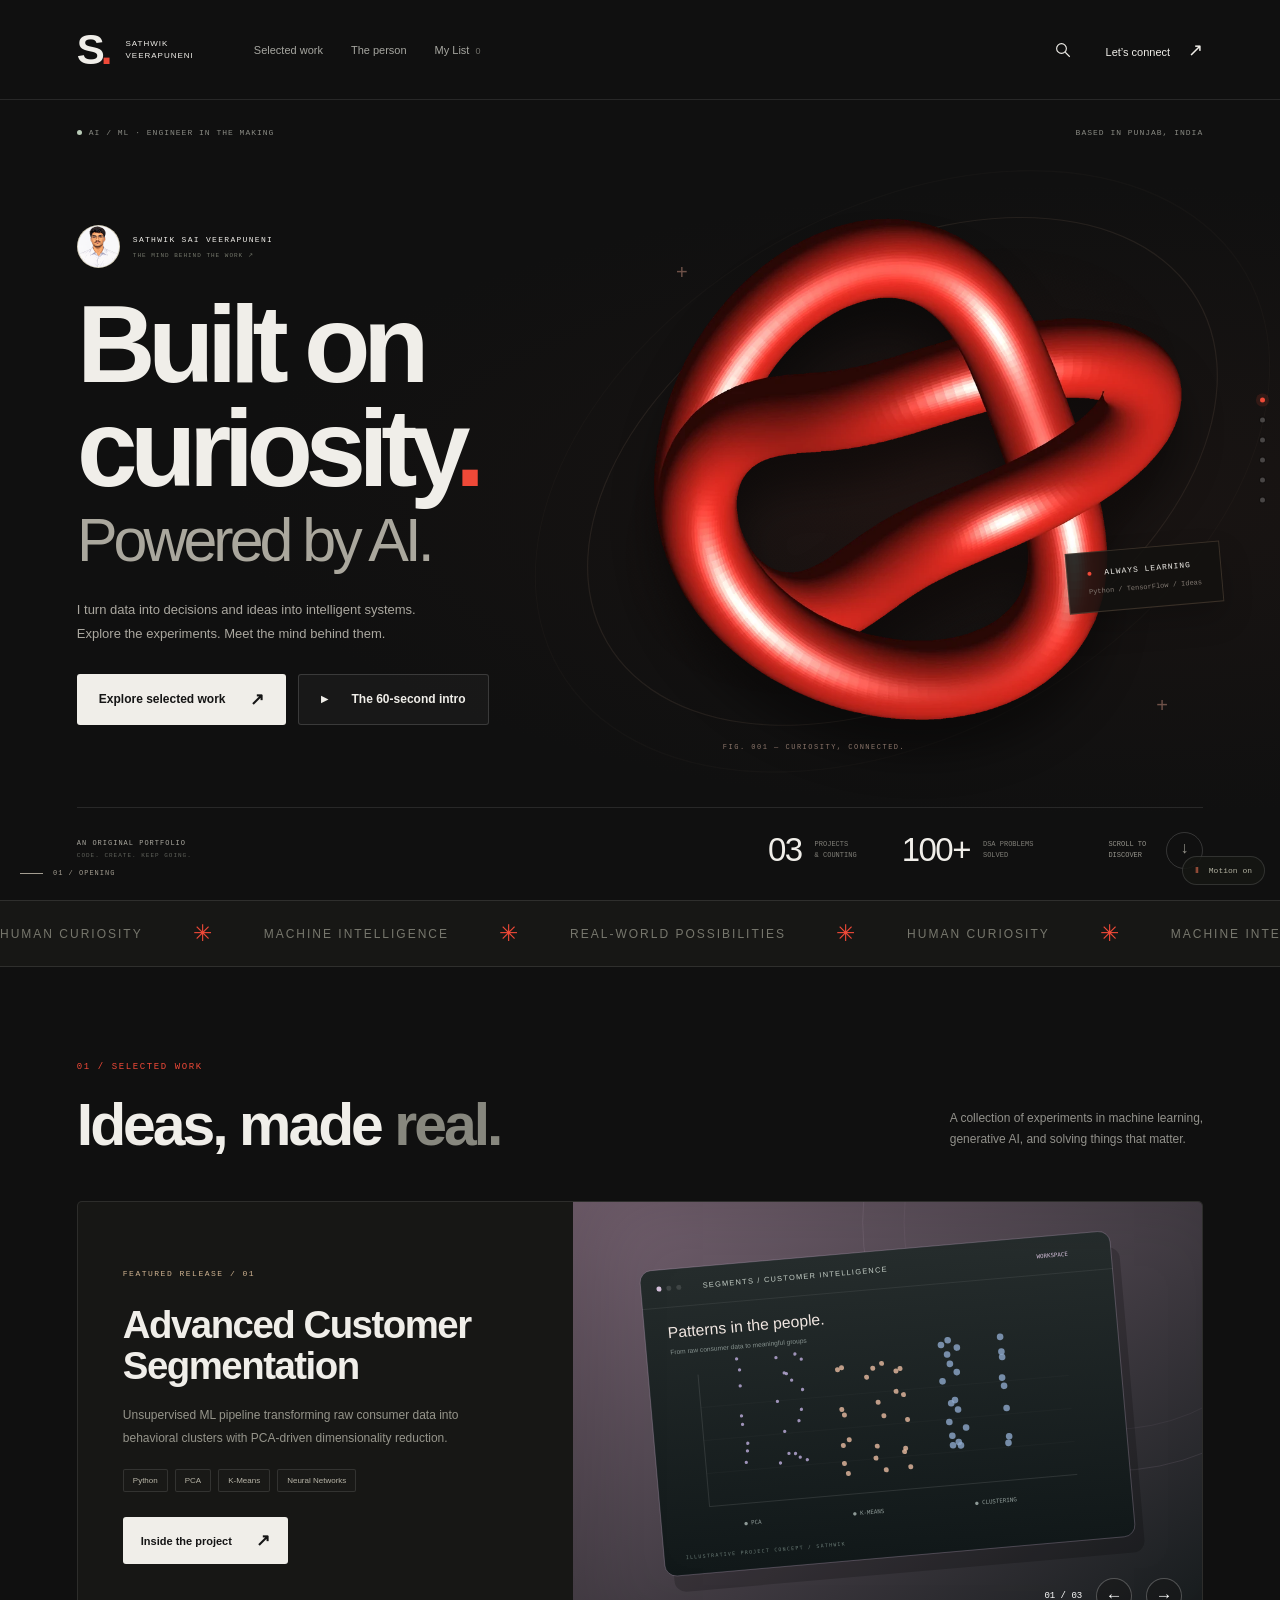
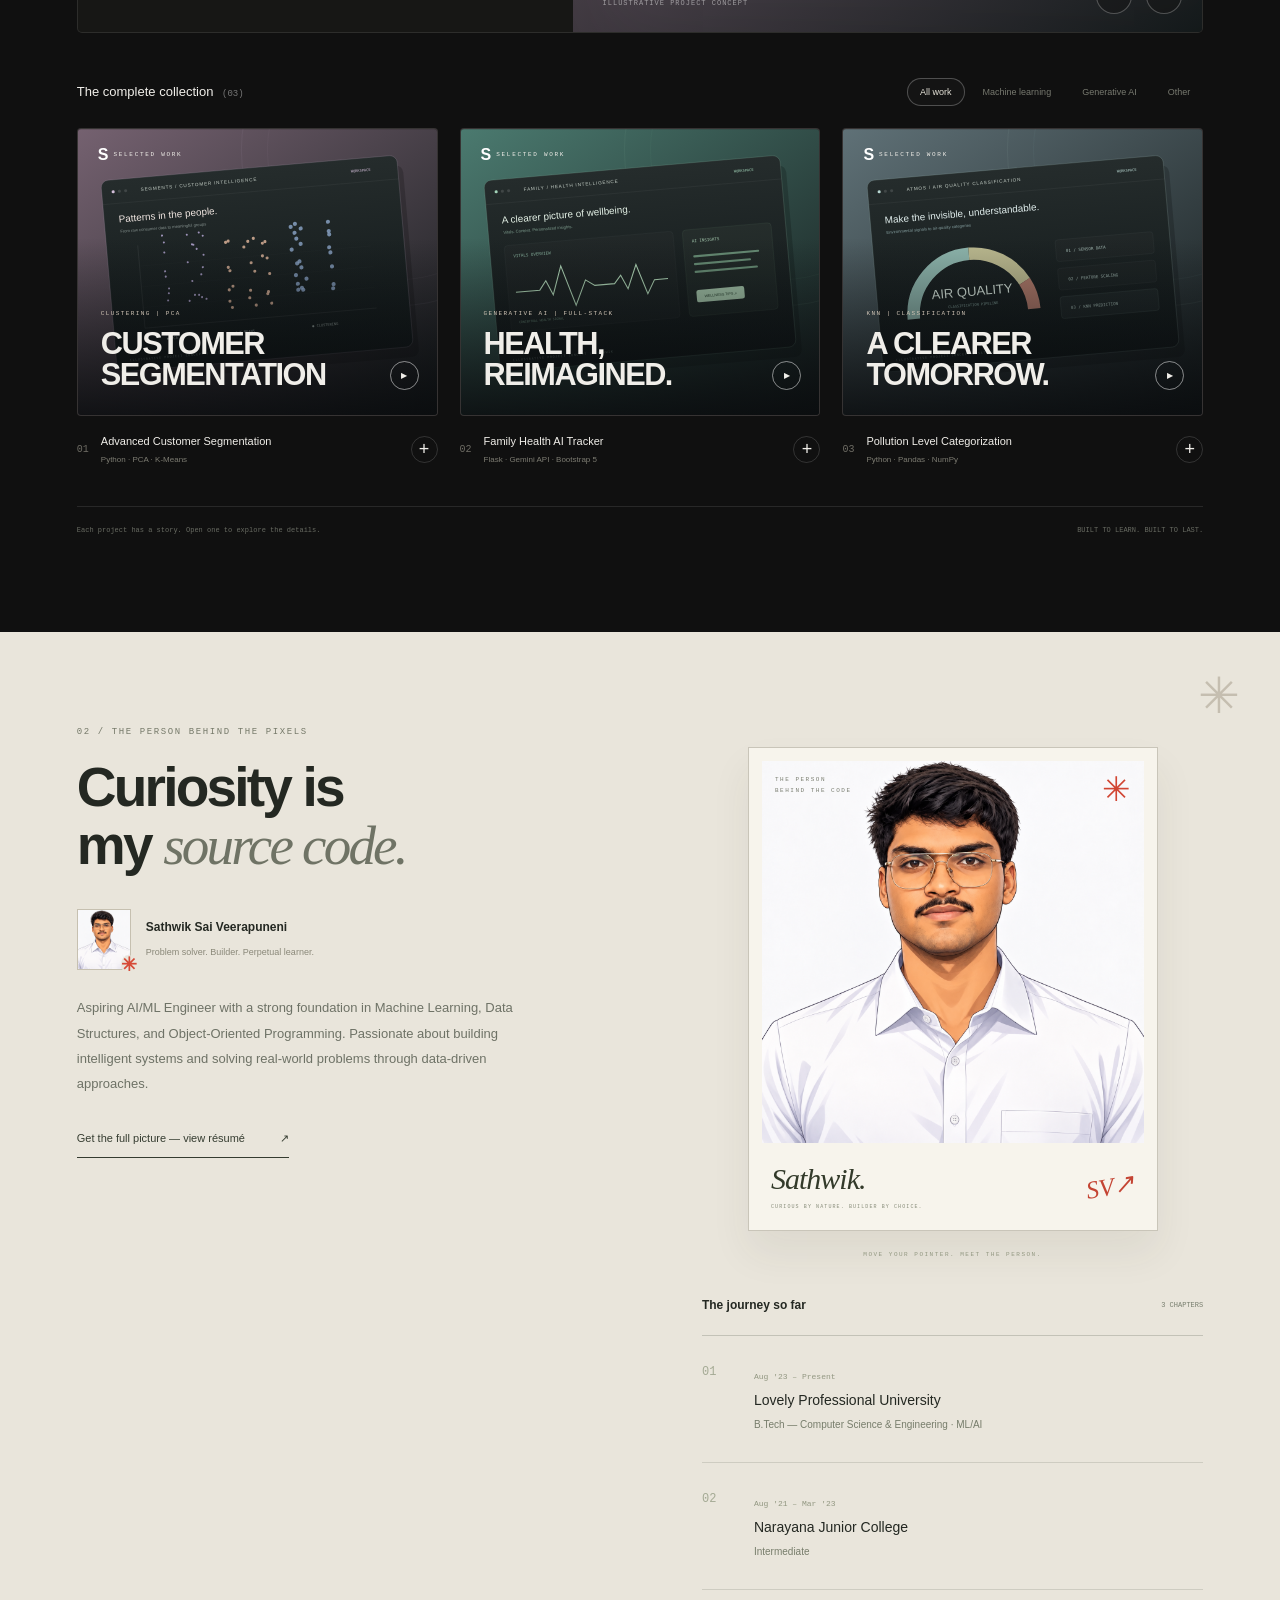
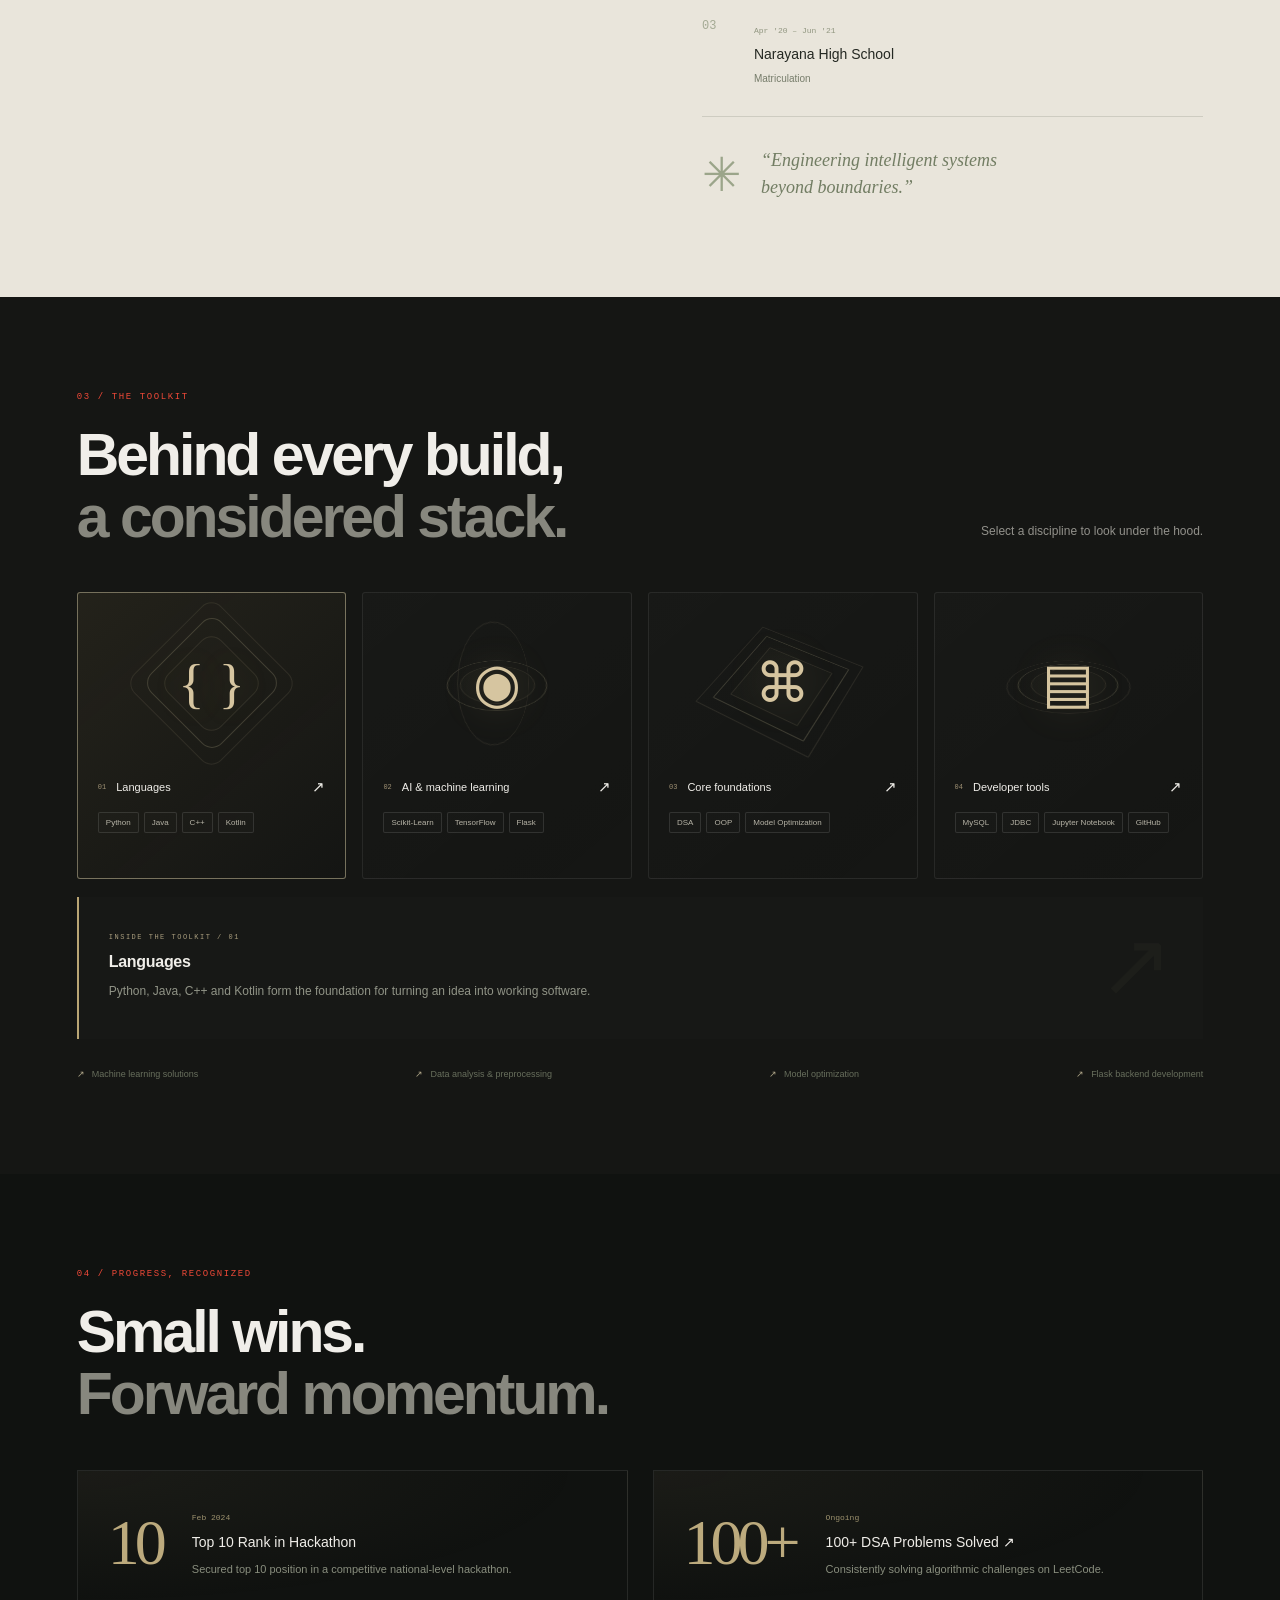
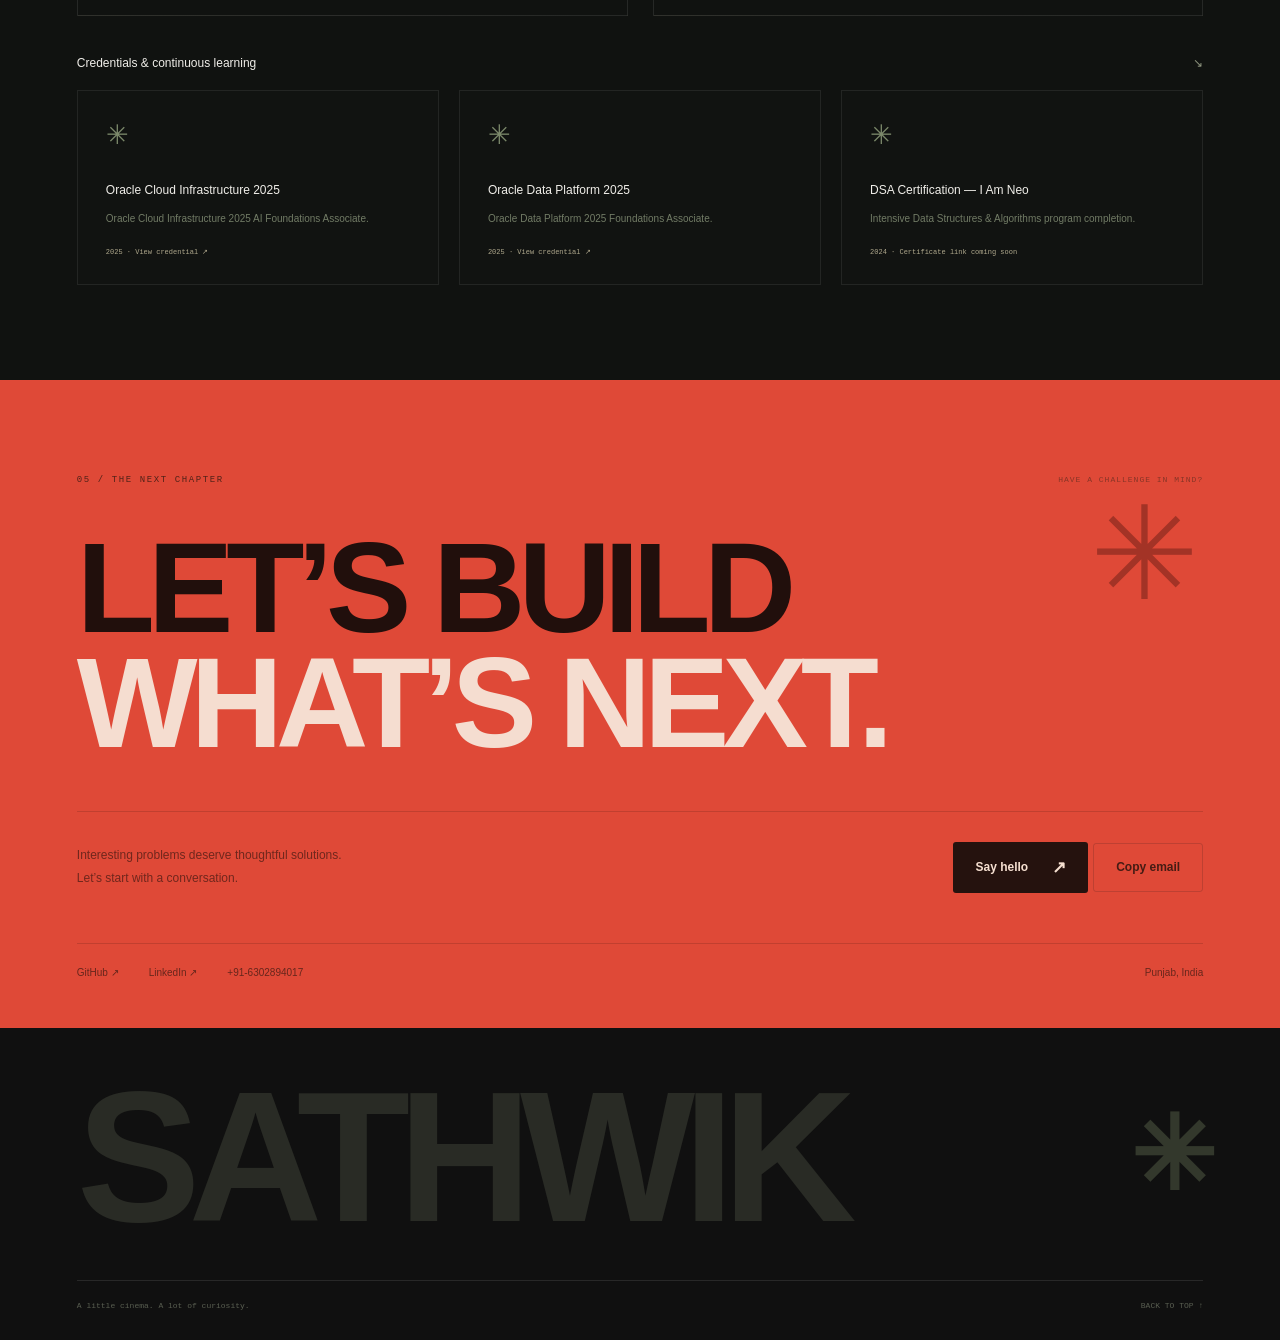
<file: index.html>
<!doctype html>
<html lang="en">
  <head>
    <meta charset="UTF-8" /><meta
      name="viewport"
      content="width=device-width,initial-scale=1"
    /><meta name="theme-color" content="#101010" />
    <meta
      name="description"
      content="Sathwik Sai Veerapuneni — aspiring AI/ML engineer. Explore machine learning projects, intelligent applications, and the curiosity behind the code."
    />
    <title>Sathwik — Curiosity, Engineered.</title>
    <link rel="icon" href="assets/favicon.svg" type="image/svg+xml" /><link
      rel="stylesheet"
      href="style.css"
    />
    <script src="data.js" defer></script
    ><script src="content.js" defer></script>
    <script src="script.js" defer></script>
    <script src="motion.js" defer></script>
  </head>
  <body>
    <a class="skip" href="#projects">Skip to projects</a>
    <div class="entrance" aria-hidden="true"
      ><div class="entrance-top"></div><div class="entrance-bottom"></div
      ><div class="entrance-title"
        ><span data-content="profile.shortName" class="uppercase">SATHWIK</span
        ><small>A MIND IN MOTION.</small></div
      ><i></i
    ></div>
    <div class="reading-progress" aria-hidden="true"><span></span></div>
    <!-- 01. NAVIGATION — content is in data.js -->
    <header>
      <a class="wordmark" href="#home" aria-label="Sathwik home"
        >S<span class="brand-dot">.</span
        ><small
          ><span data-content="profile.shortName">SATHWIK</span><br /><span
            data-content="profile.surname"
            >VEERAPUNENI</span
          ></small
        ></a
      >
      <nav aria-label="Main navigation"
        ><a href="#projects">Selected work</a><a href="#story">The person</a
        ><button id="list-nav">My List <span id="list-count">0</span></button></nav
      >
      <div class="nav-tools"
        ><button class="icon-button" id="search-open" aria-label="Search portfolio"
          ><svg viewBox="0 0 24 24">
            <circle cx="10" cy="10" r="6.5" />
            <path d="m15 15 6 6" /></svg></button
        ><a class="contact-nav" href="#contact">Let’s connect <span>↗</span></a></div
      >
    </header>
    <main>
      <!-- 02. OPENING / HERO — content is in data.js -->
      <section class="hero" id="home" data-chapter="01 / OPENING">
        <div class="hero-topline"
          ><span
            ><i></i>
            <span data-content="page.heroStatus"
              >AI / ML · ENGINEER IN THE MAKING</span
            ></span
          ><span id="hero-location">BASED IN PUNJAB, INDIA</span></div
        >
        <div class="hero-art" aria-hidden="true"
          ><div class="art-halo"></div
          ><div class="sculpture-wrap"
            ><picture
              ><source srcset="assets/sculpture.webp" type="image/webp" /><img
                class="sculpture"
                src="assets/sculpture.png"
                alt=""
                width="760"
                height="720"
                fetchpriority="high" /></picture></div
          ><div class="art-cross cross-one">+</div
          ><div class="art-cross cross-two">+</div
          ><span class="art-coordinate">FIG. 001 — CURIOSITY, CONNECTED.</span
          ><div class="art-tag"
            ><i></i> ALWAYS LEARNING<span>Python / TensorFlow / Ideas</span></div
          ></div
        >
        <div class="hero-copy"
          ><a href="#story" class="hero-person" aria-label="Meet Sathwik"
            ><picture
              ><source
                data-portrait-webp
                srcset="assets/sathwik.webp"
                type="image/webp" /><img
                data-portrait-png
                src="assets/sathwik.png"
                alt=""
                width="48"
                height="48"
                decoding="async" /></picture
            ><span
              ><span data-content="profile.name" class="uppercase"
                >SATHWIK SAI VEERAPUNENI</span
              ><small>THE MIND BEHIND THE WORK ↗</small></span
            ></a
          ><h1
            ><span class="headline-line"
              ><span data-content="page.headlineStart">Built on</span></span
            ><span class="headline-line"
              ><span
                ><span data-content="page.headlineMain">curiosity</span
                ><span class="red">.</span></span
              ></span
            ><span class="headline-line hero-final"
              ><em data-content="page.headlineAccent">Powered by AI.</em></span
            ></h1
          ><p
            class="hero-description preserve-lines"
            data-content="page.heroDescription"
            >I turn data into decisions and ideas into intelligent systems.<br />Explore
            the experiments. Meet the mind behind them.</p
          ><div class="actions"
            ><a class="button primary" href="#projects"
              >Explore selected work <span>↗</span></a
            ><button class="button secondary" id="intro-open"
              ><span class="play-icon">▶</span> The 60-second intro</button
            ></div
          ></div
        >
        <div class="hero-bottom"
          ><span class="hero-edition"
            >AN ORIGINAL PORTFOLIO<br /><b>CODE. CREATE. KEEP GOING.</b></span
          ><div class="hero-stat"
            ><strong id="hero-count">03</strong
            ><span>PROJECTS<br />& COUNTING</span></div
          ><div class="hero-stat"
            ><strong data-content="page.dsaCount">100+</strong
            ><span>DSA PROBLEMS<br />SOLVED</span></div
          ><a href="#projects" class="scroll-cue"
            ><span>SCROLL TO<br />DISCOVER</span><i>↓</i></a
          ></div
        >
      </section>
      <div class="ticker" aria-hidden="true"
        ><div
          >HUMAN CURIOSITY <span>✳</span> MACHINE INTELLIGENCE
          <span>✳</span> REAL-WORLD POSSIBILITIES <span>✳</span> HUMAN CURIOSITY
          <span>✳</span> MACHINE INTELLIGENCE <span>✳</span> REAL-WORLD POSSIBILITIES
          <span>✳</span></div
        ></div
      >
      <!-- 03. PROJECT COLLECTION — content is in data.js -->
      <section class="catalog" id="projects" data-chapter="02 / SELECTED WORK"
        ><div class="section-heading"
          ><div
            ><p class="eyebrow small">01 / SELECTED WORK</p
            ><h2>Ideas, made <em>real.</em></h2></div
          ><p class="section-aside"
            >A collection of experiments in machine learning,<br />generative AI, and
            solving things that matter.</p
          ></div
        >
        <div class="feature-stage" id="feature-stage"></div>
        <div class="collection-heading"
          ><h3>The complete collection <span id="collection-count"></span></h3
          ><div class="filters" role="group" aria-label="Filter projects"
            ><button class="selected" data-filter="all" aria-pressed="true"
              >All work</button
            ><button data-filter="ml" aria-pressed="false">Machine learning</button
            ><button data-filter="ai" aria-pressed="false">Generative AI</button
            ><button data-filter="other" aria-pressed="false">Other</button></div
          ></div
        >
        <div class="project-grid" id="project-grid"></div
        ><p class="empty" id="project-empty" hidden
          >No projects in this category yet. Explore the complete collection.</p
        >
        <div class="gallery-footer"
          ><span>Each project has a story. Open one to explore the details.</span
          ><span>BUILT TO LEARN. BUILT TO LAST.</span></div
        >
      </section>
      <section id="saved" class="catalog saved-section" hidden
        ><div class="section-heading"
          ><h2>Your shortlist.</h2
          ><button class="text-button" id="close-list">Close collection ×</button></div
        ><div id="saved-grid" class="project-grid"></div
        ><p id="saved-empty" class="empty"
          >Keep the projects that interest you. Use + on any card to save it here.</p
        ></section
      >
      <!-- 04. ABOUT YOU + EDUCATION — content is in data.js -->
      <section class="story section-pad" id="story" data-chapter="03 / YOUR STORY"
        ><div class="story-title"
          ><p class="eyebrow small">02 / THE PERSON BEHIND THE PIXELS</p
          ><h2>Curiosity is<br />my <em>source code.</em></h2
          ><div class="identity-card"
            ><div class="identity-avatar"
              ><picture
                ><source
                  data-portrait-webp
                  srcset="assets/sathwik.webp"
                  type="image/webp" /><img
                  data-portrait-png
                  src="assets/sathwik.png"
                  alt=""
                  width="54"
                  height="61"
                  loading="lazy"
                  decoding="async" /></picture
              ><span>✳</span></div
            ><div
              ><strong data-content="profile.name">Sathwik Sai Veerapuneni</strong
              ><small data-content="page.identityTagline"
                >Problem solver. Builder. Perpetual learner.</small
              ></div
            ></div
          ><p data-content="page.biography"
            >Aspiring AI/ML Engineer with a strong foundation in Machine Learning, Data
            Structures, and Object-Oriented Programming. Passionate about building
            intelligent systems and solving real-world problems through data-driven
            approaches.</p
          ><a class="text-link" id="resume" target="_blank" rel="noopener"
            >Get the full picture — view résumé <span>↗</span></a
          ></div
        ><div class="episodes"
          ><div class="portrait-stage"
            ><figure class="portrait-card" aria-labelledby="portrait-caption"
              ><div class="portrait-frame"
                ><picture
                  ><source
                    data-portrait-webp
                    srcset="assets/sathwik.webp"
                    type="image/webp" /><img
                    data-portrait-png
                    src="assets/sathwik.png"
                    alt="Illustrated portrait of Sathwik Sai Veerapuneni"
                    width="1254"
                    height="1254"
                    loading="lazy"
                    decoding="async" /></picture
                ><span class="portrait-corner portrait-corner-top" aria-hidden="true"
                  >✳</span
                ><span class="portrait-edition" aria-hidden="true"
                  >THE PERSON<br />BEHIND THE CODE</span
                ><div class="portrait-light" aria-hidden="true"></div></div
              ><figcaption id="portrait-caption"
                ><div
                  ><strong
                    ><span data-content="profile.shortName">Sathwik</span>.</strong
                  ><span>CURIOUS BY NATURE. BUILDER BY CHOICE.</span></div
                ><span class="portrait-sign" aria-hidden="true"
                  ><span data-content="profile.initials">SV</span>↗</span
                ></figcaption
              ></figure
            ></div
          ><p class="portrait-hint">MOVE YOUR POINTER. MEET THE PERSON.</p
          ><div class="episode-heading"
            ><h3>The journey so far</h3
            ><span id="education-count">3 CHAPTERS</span></div
          ><div id="education"></div
          ><div class="story-note"
            ><span>✳</span
            ><p
              >“<span class="preserve-lines" data-content="page.quote"
                >Engineering intelligent systems<br />beyond boundaries.</span
              >”</p
            ></div
          ></div
        ></section
      >
      <!-- 05. SKILLS — content is in data.js -->
      <section
        class="section-pad stack-section"
        id="expertise"
        data-chapter="04 / EXPERTISE"
        ><div class="section-heading"
          ><div
            ><p class="eyebrow small">03 / THE TOOLKIT</p
            ><h2>Behind every build,<br /><em>a considered stack.</em></h2></div
          ><p class="section-aside">Select a discipline to look under the hood.</p></div
        ><div class="stack" id="skills"></div
        ><div class="stack-detail" id="stack-detail" aria-live="polite"></div
        ><div class="services" id="services"
          ><span>Machine learning solutions</span
          ><span>Data analysis & preprocessing</span><span>Model optimization</span
          ><span>Flask backend development</span></div
        ></section
      >
      <!-- 06. ACHIEVEMENTS + CERTIFICATIONS — content is in data.js -->
      <section
        class="section-pad recognition"
        id="recognition"
        data-chapter="05 / RECOGNITION"
        ><div class="section-heading"
          ><div
            ><p class="eyebrow small">04 / PROGRESS, RECOGNIZED</p
            ><h2>Small wins.<br /><em>Forward momentum.</em></h2></div
          ></div
        ><div id="achievements" class="achievement-grid"></div
        ><h3 class="credential-title"
          >Credentials & continuous learning <span>↘</span></h3
        ><div id="certifications" class="cert-grid"></div
      ></section>
      <!-- 07. CONTACT — content is in data.js -->
      <section id="contact" data-chapter="06 / CONTACT" class="section-pad contact"
        ><div class="contact-top"
          ><p class="eyebrow small">05 / THE NEXT CHAPTER</p
          ><span>HAVE A CHALLENGE IN MIND?</span></div
        ><h2
          >LET’S BUILD<br /><em>WHAT’S NEXT.</em
          ><span class="contact-star" aria-hidden="true">✳</span></h2
        ><div class="contact-bottom"
          ><p
            >Interesting problems deserve thoughtful solutions.<br />Let’s start with a
            conversation.</p
          ><div
            ><a id="email" class="button primary">Say hello <span>↗</span></a
            ><button id="copy-email" class="button secondary">Copy email</button></div
          ></div
        ><div class="socials" id="socials"></div
      ></section>
    </main>
    <aside class="chapter-nav" aria-label="Page chapters"
      ><a href="#home" class="current" aria-label="Opening"><span>Opening</span></a
      ><a href="#projects" aria-label="Projects"><span>Projects</span></a
      ><a href="#story" aria-label="My story"><span>My story</span></a
      ><a href="#expertise" aria-label="Expertise"><span>Expertise</span></a
      ><a href="#recognition" aria-label="Recognition"><span>Recognition</span></a
      ><a href="#contact" aria-label="Contact"><span>Contact</span></a></aside
    >
    <div class="chapter-status" aria-hidden="true"
      ><span class="chapter-status-line"></span
      ><span id="chapter-label">01 / OPENING</span></div
    >
    <button
      id="motion-toggle"
      class="motion-toggle"
      aria-pressed="false"
      aria-label="Pause decorative motion"
      ><span>Ⅱ</span> Motion on</button
    >
    <footer
      ><a href="#home" class="footer-brand"
        ><span data-content="profile.shortName" class="footer-name">SATHWIK</span
        ><span>✳</span></a
      ><div
        ><span>A little cinema. A lot of curiosity.</span
        ><a href="#home">BACK TO TOP ↑</a></div
      ></footer
    ><div id="toast" role="status"></div>
    <!-- 08. DIALOGS — content is in data.js -->
    <dialog id="project-dialog" aria-labelledby="detail-title"
      ><button class="dialog-close" aria-label="Close project">×</button
      ><div id="detail"></div
    ></dialog>
    <dialog id="intro-dialog" aria-labelledby="intro-title"
      ><button class="dialog-close" aria-label="Close introduction">×</button
      ><div class="intro-content"
        ><picture class="intro-portrait"
          ><source
            data-portrait-webp
            srcset="assets/sathwik.webp"
            type="image/webp" /><img
            data-portrait-png
            src="assets/sathwik.png"
            alt="Sathwik Sai Veerapuneni"
            width="84"
            height="84"
            loading="lazy"
            decoding="async" /></picture
        ><p class="eyebrow small">THE QUICK INTRO / ABOUT 60 SECONDS</p
        ><h2 id="intro-title">Meet the mind<br />behind the models.</h2
        ><p class="intro-bio" data-content="page.introBiography"
          >I’m Sathwik, a Computer Science & Engineering student specializing in ML/AI
          at Lovely Professional University. I enjoy turning complex data into
          practical, intelligent applications.</p
        ><div class="intro-facts"
          ><div
            ><strong data-content="page.coreFocus">AI / ML</strong
            ><span>CORE FOCUS</span></div
          ><div
            ><strong data-content="page.dsaCount">100+</strong
            ><span>DSA PROBLEMS SOLVED</span></div
          ></div
        ><h3>Start with the work</h3><div id="intro-projects"></div
        ><div class="actions"
          ><a id="intro-resume" class="button primary" target="_blank" rel="noopener"
            >View résumé ↗</a
          ><a href="#contact" id="intro-contact" class="button secondary"
            >Let’s connect ↗</a
          ></div
        ></div
      ></dialog
    >
    <dialog id="search-dialog" aria-labelledby="search-title"
      ><div class="search-heading"
        ><h2 id="search-title">What sparks your curiosity?</h2
        ><button class="dialog-close" aria-label="Close search">×</button></div
      ><label class="sr-only" for="search-input"
        >Search projects, skills and sections</label
      ><input
        id="search-input"
        type="search"
        placeholder="Try Python, health, education…"
        autocomplete="off"
      /><div id="search-results"></div
      ><p class="muted search-hint"
        >Projects, skills, and the person behind the work.</p
      ></dialog
    >
    <noscript
      ><p class="noscript-note"
        >For project interactions, enable JavaScript. You can still reach Sathwik at
        <a href="mailto:veerapunenisathwik@gmail.com">veerapunenisathwik@gmail.com</a
        >.</p
      ></noscript
    >
  </body></html
>
</file>
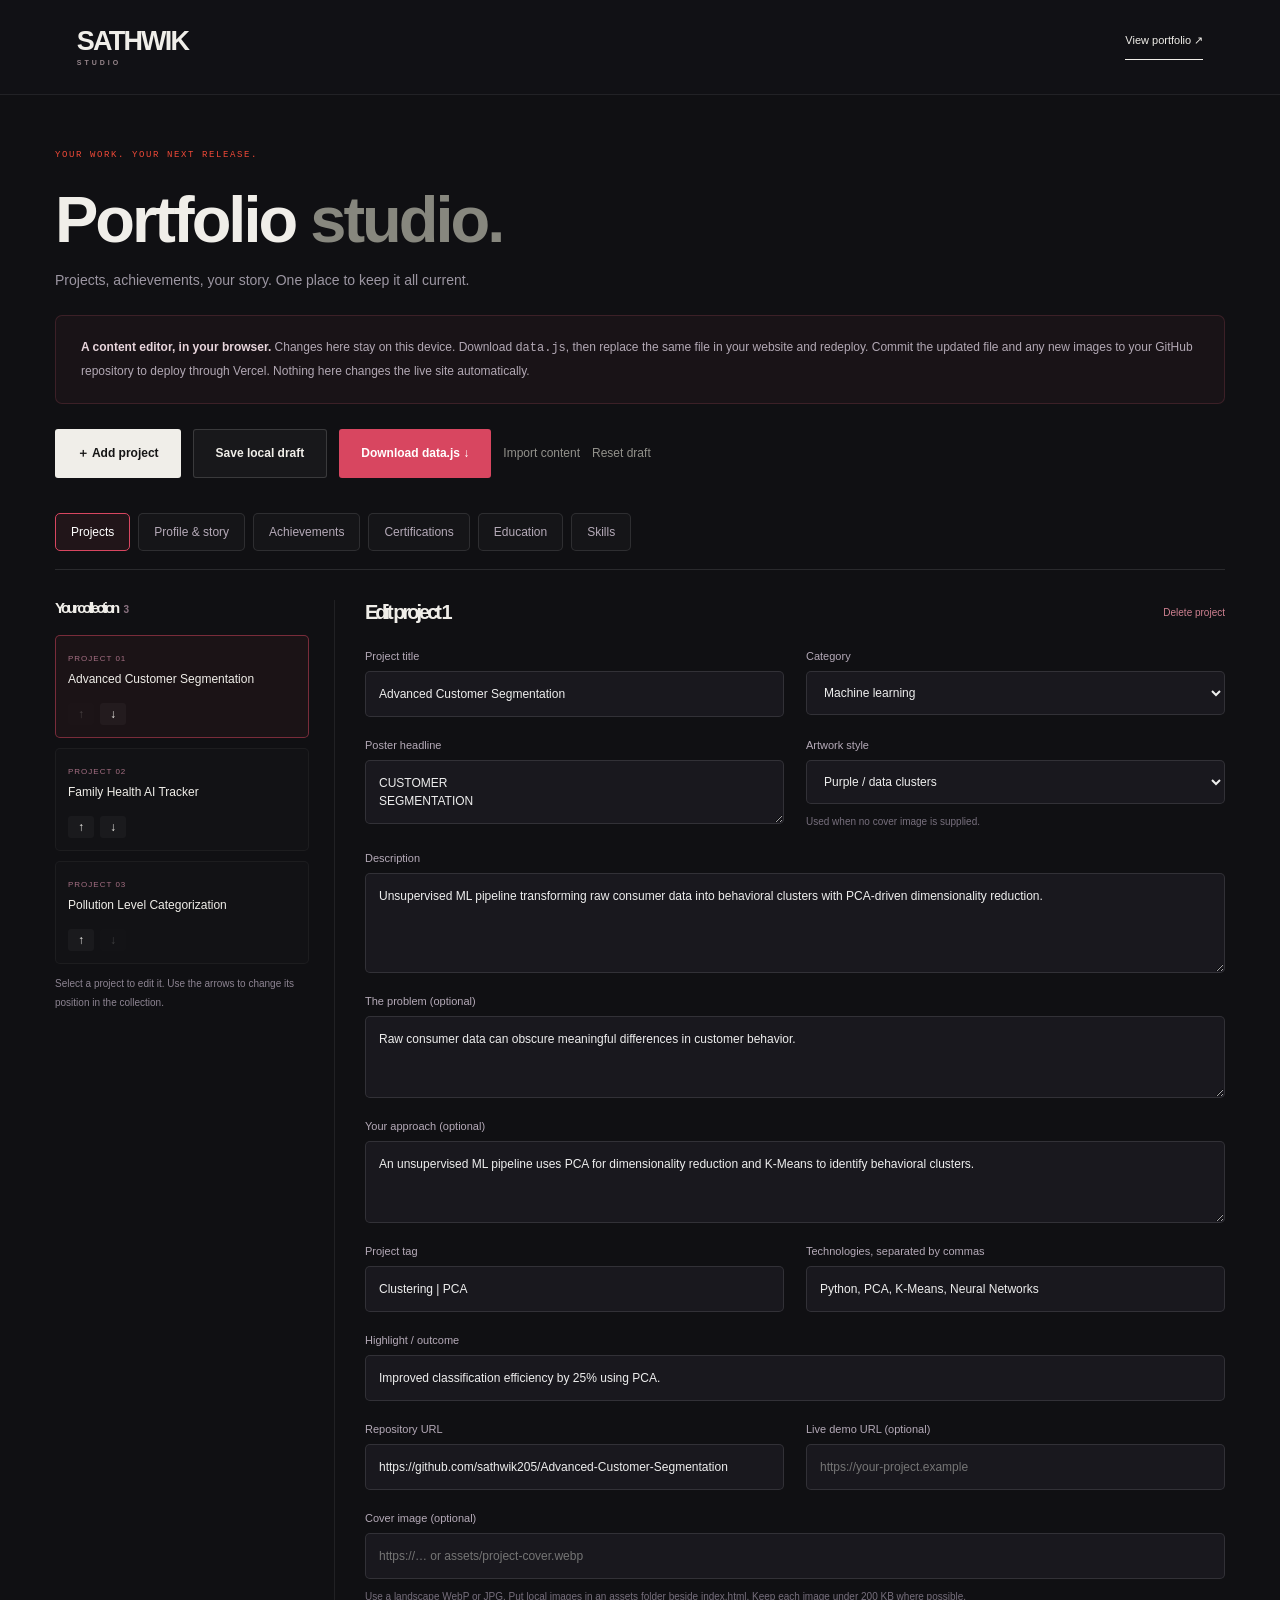
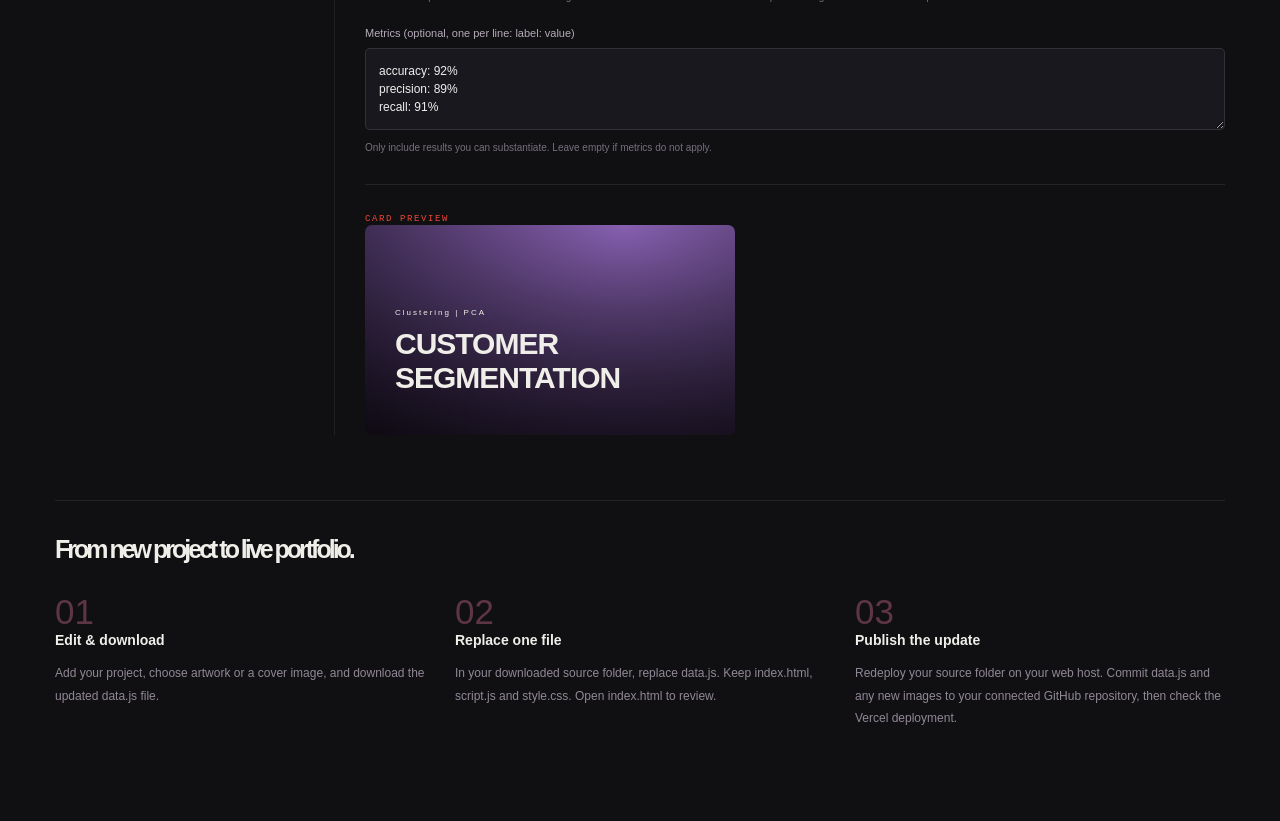
<file: editor.html>
<!doctype html>
<html lang="en"
  ><head
    ><meta charset="utf-8" /><meta
      name="viewport"
      content="width=device-width,initial-scale=1" /><meta
      name="robots"
      content="noindex" /><title>Portfolio Studio | Sathwik</title
    ><link rel="stylesheet" href="style.css" /><link
      rel="stylesheet"
      href="editor.css" /><script src="data.js" defer></script
    ><script src="editor.js" defer></script
    ><script src="editor-content.js" defer></script></head
  ><body class="studio"
    ><header class="studio-header"
      ><a href="index.html" class="wordmark">SATHWIK<span>STUDIO</span></a
      ><a href="index.html" class="text-link">View portfolio ↗</a></header
    ><main class="studio-main"
      ><div class="studio-intro"
        ><p class="eyebrow small">YOUR WORK. YOUR NEXT RELEASE.</p
        ><h1>Portfolio <em>studio.</em></h1
        ><p
          >Projects, achievements, your story. One place to keep it all current.</p
        ></div
      ><div class="studio-notice"
        ><strong>A content editor, in your browser.</strong> Changes here stay on this
        device. Download <code>data.js</code>, then replace the same file in your
        website and redeploy. Commit the updated file and any new images to your GitHub
        repository to deploy through Vercel. Nothing here changes the live site
        automatically.</div
      ><div class="studio-toolbar"
        ><button id="new-project" class="button primary">＋ Add project</button
        ><button id="save-draft" class="button secondary">Save local draft</button
        ><button id="export" class="button accent">Download data.js ↓</button
        ><button id="import-open" class="text-button">Import content</button
        ><input id="import" type="file" accept=".js,.json" hidden /><button
          id="reset"
          class="text-button"
          >Reset draft</button
        ></div
      ><div class="studio-tabs" role="group" aria-label="Choose content to edit">
        <button data-panel="projects" aria-pressed="true">Projects</button>
        <button data-panel="profile" aria-pressed="false">Profile &amp; story</button>
        <button data-panel="achievements" aria-pressed="false">Achievements</button>
        <button data-panel="certifications" aria-pressed="false">Certifications</button>
        <button data-panel="education" aria-pressed="false">Education</button>
        <button data-panel="skills" aria-pressed="false">Skills</button> </div
      ><div id="content-panel" hidden></div
      ><div class="studio-layout" id="projects-panel"
        ><aside
          ><h2>Your collection <span id="project-total"></span></h2
          ><div id="project-list"></div
          ><p class="studio-tip"
            >Select a project to edit it. Use the arrows to change its position in the
            collection.</p
          ></aside
        ><div class="studio-workspace"
          ><div id="editor-empty" hidden
            ><h2>Your next project starts here.</h2
            ><p>Choose “Add project” to create the first card.</p></div
          ><form id="project-form"
            ><div class="form-top"
              ><h2 id="form-title">Edit project</h2
              ><button type="button" id="delete-project" class="text-button"
                >Delete project</button
              ></div
            ><div class="form-grid"
              ><label
                >Project title
                <input
                  name="title"
                  required
                  maxlength="100"
                  placeholder="Your project name" /></label
              ><label
                >Category
                <select name="category"
                  ><option value="ml">Machine learning</option
                  ><option value="ai">Generative AI</option
                  ><option value="other">Other / software</option></select
                ></label
              ><label
                >Poster headline
                <textarea
                  name="posterTitle"
                  rows="2"
                  maxlength="80"
                  placeholder="Short headline; Enter makes a new line"
                ></textarea></label
              ><label
                >Artwork style
                <select name="artwork"
                  ><option value="clusters">Purple / data clusters</option
                  ><option value="pulse">Teal / health pulse</option
                  ><option value="city">Green / city landscape</option></select
                ><span class="field-hint"
                  >Used when no cover image is supplied.</span
                ></label
              ><label class="wide"
                >Description
                <textarea
                  name="description"
                  rows="4"
                  required
                  maxlength="1800"
                  placeholder="What did you build? What problem does it solve?"
                ></textarea></label
              ><label class="wide"
                >The problem (optional)<textarea
                  name="problem"
                  rows="3"
                  maxlength="1200"
                  placeholder="What challenge did this project address?"
                ></textarea></label
              ><label class="wide"
                >Your approach (optional)<textarea
                  name="approach"
                  rows="3"
                  maxlength="1800"
                  placeholder="Describe the implementation and your technical decisions."
                ></textarea></label
              ><label
                >Project tag
                <input
                  name="tag"
                  required
                  maxlength="70"
                  placeholder="Computer Vision | Classification" /></label
              ><label
                >Technologies, separated by commas
                <input
                  name="tech"
                  required
                  maxlength="250"
                  placeholder="Python, TensorFlow, Flask" /></label
              ><label class="wide"
                >Highlight / outcome
                <input
                  name="highlight"
                  maxlength="250"
                  placeholder="A concrete result or important feature" /></label
              ><label
                >Repository URL
                <input
                  name="github"
                  type="url"
                  placeholder="https://github.com/you/project" /></label
              ><label
                >Live demo URL (optional)
                <input
                  name="live"
                  type="url"
                  placeholder="https://your-project.example" /></label
              ><label class="wide"
                >Cover image (optional)
                <input
                  name="image"
                  placeholder="https://… or assets/project-cover.webp"
                /><span class="field-hint"
                  >Use a landscape WebP or JPG. Put local images in an assets folder
                  beside index.html. Keep each image under 200 KB where possible.</span
                ></label
              ><label class="wide"
                >Metrics (optional, one per line: label: value)
                <textarea
                  name="metrics"
                  rows="3"
                  placeholder="accuracy: 92%&#10;precision: 89%"
                ></textarea
                ><span class="field-hint"
                  >Only include results you can substantiate. Leave empty if metrics do
                  not apply.</span
                ></label
              ></div
            ><div class="studio-preview"
              ><span class="eyebrow small">CARD PREVIEW</span
              ><div id="card-preview"></div></div></form></div></div
      ><section class="publish-steps"
        ><h2>From new project to live portfolio.</h2
        ><div
          ><article
            ><span>01</span><h3>Edit & download</h3
            ><p
              >Add your project, choose artwork or a cover image, and download the
              updated data.js file.</p
            ></article
          ><article
            ><span>02</span><h3>Replace one file</h3
            ><p
              >In your downloaded source folder, replace data.js. Keep index.html,
              script.js and style.css. Open index.html to review.</p
            ></article
          ><article
            ><span>03</span><h3>Publish the update</h3
            ><p
              >Redeploy your source folder on your web host. Commit data.js and any new
              images to your connected GitHub repository, then check the Vercel
              deployment.</p
            ></article
          ></div
        ></section
      ><p id="editor-status" role="status" aria-live="polite"></p></main
    ><dialog id="delete-dialog" aria-labelledby="delete-title"
      ><div class="delete-content"
        ><h2 id="delete-title">Remove this project?</h2
        ><p>This removes it from your local draft. The live site is unchanged.</p
        ><button id="cancel-delete" class="button secondary">Keep project</button
        ><button id="confirm-delete" class="button accent">Remove project</button></div
      ></dialog
    ><dialog id="reset-dialog" aria-labelledby="reset-title"
      ><div class="delete-content"
        ><h2 id="reset-title">Reset the local draft?</h2
        ><p
          >This discards your draft and reloads all content bundled with this page.
          Download your changes first if you want to keep them.</p
        ><button id="cancel-reset" class="button secondary">Keep draft</button
        ><button id="confirm-reset" class="button accent">Reset draft</button></div
      ></dialog
    ></body
  ></html
>
</file>
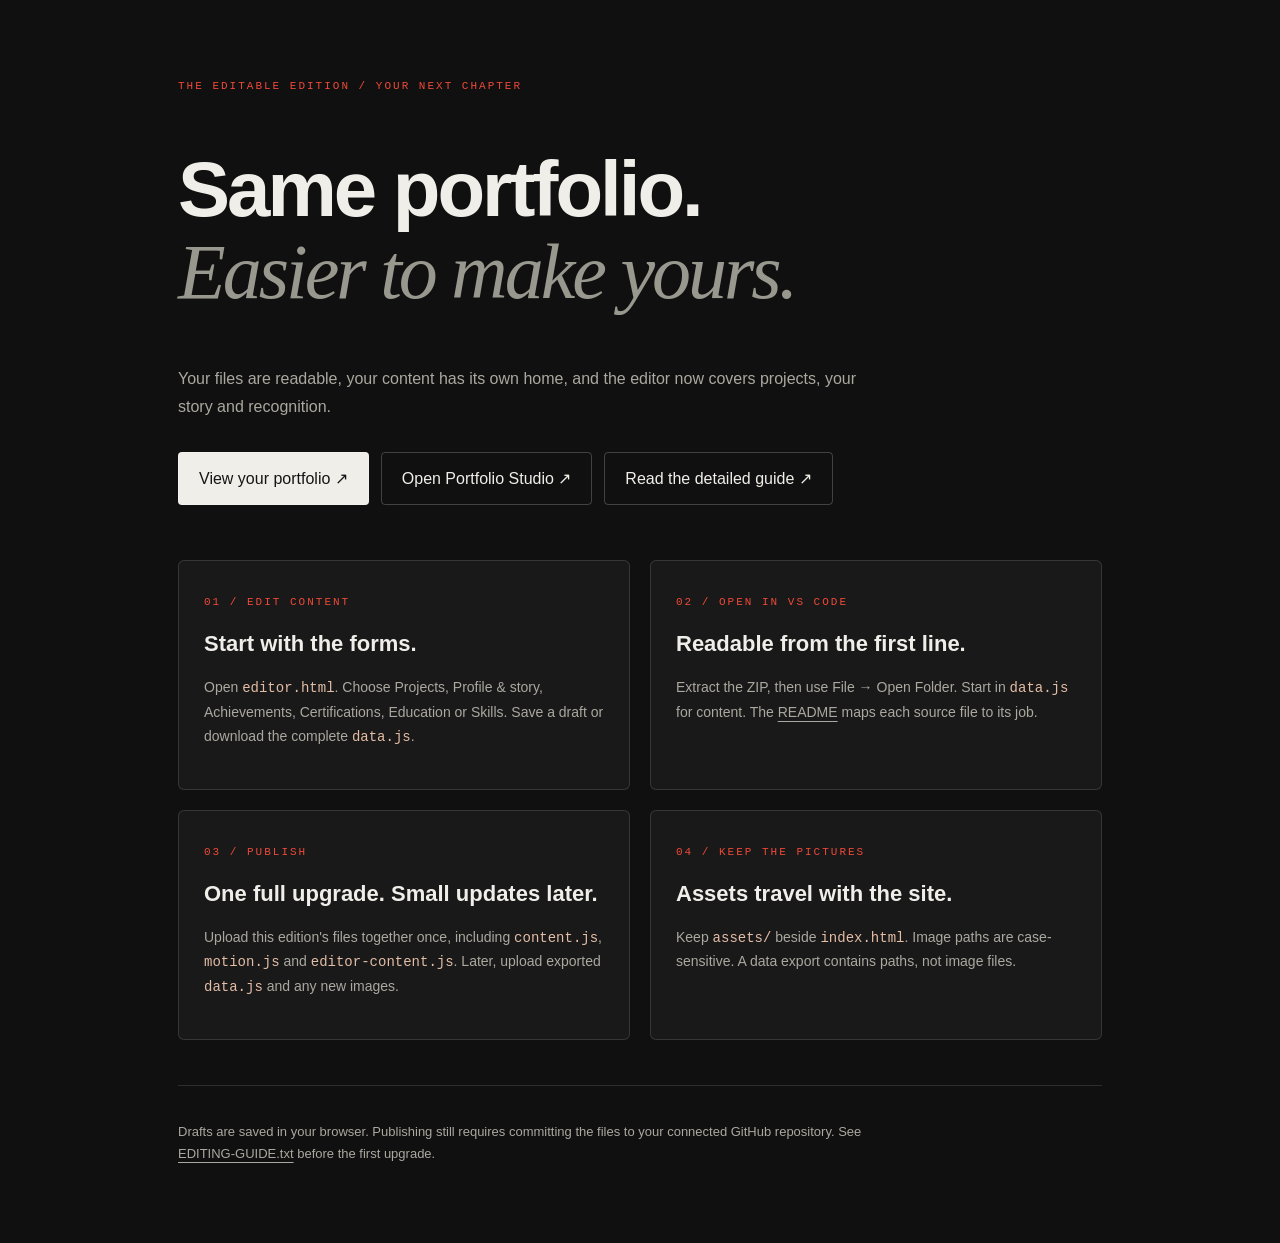
<file: START-HERE.html>
<!doctype html>
<html lang="en"
  ><head
    ><meta charset="utf-8" /><meta
      name="viewport"
      content="width=device-width, initial-scale=1"
    /><title>Start here — Sathwik portfolio</title
    ><style>
      * {
        box-sizing: border-box;
      }
      body {
        margin: 0;
        background: #101010;
        color: #f0eee9;
        font:
          16px/1.7 Arial,
          sans-serif;
      }
      main {
        max-width: 980px;
        margin: auto;
        padding: 70px 28px;
      }
      small {
        font: 11px monospace;
        letter-spacing: 2px;
        color: #ef4938;
      }
      h1 {
        font-size: clamp(40px, 7vw, 78px);
        line-height: 1.05;
        letter-spacing: -3px;
        max-width: 800px;
      }
      h1 em {
        color: #99988f;
        font-family: Georgia, serif;
        font-weight: 400;
      }
      p {
        color: #aaa89f;
        max-width: 700px;
      }
      a {
        color: inherit;
        text-underline-offset: 4px;
      }
      a:focus-visible {
        outline: 2px solid #ef4938;
        outline-offset: 5px;
      }
      .actions {
        display: flex;
        gap: 12px;
        flex-wrap: wrap;
        margin: 32px 0 55px;
      }
      .actions a {
        padding: 12px 20px;
        border: 1px solid #ffffff35;
        border-radius: 4px;
        text-decoration: none;
      }
      .actions a:first-child {
        background: #f0eee9;
        color: #151515;
      }
      .grid {
        display: grid;
        grid-template-columns: repeat(2, minmax(0, 1fr));
        gap: 20px;
      }
      article {
        padding: 25px;
        border: 1px solid #ffffff20;
        border-radius: 6px;
        background: #191919;
      }
      article h2 {
        font-size: 22px;
        line-height: 1.2;
      }
      article p {
        font-size: 14px;
      }
      code {
        color: #e4bda6;
      }
      footer {
        margin-top: 45px;
        padding-top: 22px;
        border-top: 1px solid #ffffff20;
        font-size: 13px;
      }
      @media (max-width: 600px) {
        .grid {
          grid-template-columns: 1fr;
        }
        main {
          padding-top: 40px;
        }
      }
    </style></head
  >
  <body
    ><main
      ><small>THE EDITABLE EDITION / YOUR NEXT CHAPTER</small
      ><h1>Same portfolio.<br /><em>Easier to make yours.</em></h1
      ><p
        >Your files are readable, your content has its own home, and the editor now
        covers projects, your story and recognition.</p
      ><div class="actions"
        ><a href="index.html">View your portfolio ↗</a
        ><a href="editor.html">Open Portfolio Studio ↗</a
        ><a href="EDITING-GUIDE.txt">Read the detailed guide ↗</a></div
      ><div class="grid"
        ><article
          ><small>01 / EDIT CONTENT</small><h2>Start with the forms.</h2
          ><p
            >Open <code>editor.html</code>. Choose Projects, Profile &amp; story,
            Achievements, Certifications, Education or Skills. Save a draft or download
            the complete <code>data.js</code>.</p
          ></article
        ><article
          ><small>02 / OPEN IN VS CODE</small><h2>Readable from the first line.</h2
          ><p
            >Extract the ZIP, then use File → Open Folder. Start in
            <code>data.js</code> for content. The <a href="README.md">README</a> maps
            each source file to its job.</p
          ></article
        ><article
          ><small>03 / PUBLISH</small><h2>One full upgrade. Small updates later.</h2
          ><p
            >Upload this edition's files together once, including
            <code>content.js</code>, <code>motion.js</code> and
            <code>editor-content.js</code>. Later, upload exported
            <code>data.js</code> and any new images.</p
          ></article
        ><article
          ><small>04 / KEEP THE PICTURES</small><h2>Assets travel with the site.</h2
          ><p
            >Keep <code>assets/</code> beside <code>index.html</code>. Image paths are
            case-sensitive. A data export contains paths, not image files.</p
          ></article
        ></div
      ><footer
        ><p
          >Drafts are saved in your browser. Publishing still requires committing the
          files to your connected GitHub repository. See
          <a href="EDITING-GUIDE.txt">EDITING-GUIDE.txt</a> before the first upgrade.</p
        ></footer
      ></main
    ></body
  ></html
>
</file>
<file: style.css>
/* SATHWIK / Curiosity, Engineered.
   Tokens → base → opening → projects → story → toolkit → contact → motion → responsive.
   No remote fonts, framework, or build step. */
:root {
  color-scheme: dark;
  --bg: #101010;
  --panel: #191919;
  --ink: #f0eee9;
  --muted: #92918b;
  --red: #ef4938;
  --line: #ffffff1a;
  --ease: cubic-bezier(0.2, 0.75, 0.2, 1);
  --scroll-progress: 0;
  --hero-depth: 0px;
  --hero-opacity: 1;
}
* {
  box-sizing: border-box;
}
html {
  scroll-behavior: smooth;
  scroll-padding-top: 30px;
}
body {
  margin: 0;
  background: var(--bg);
  color: var(--ink);
  font-family: Arial, Helvetica, sans-serif;
  -webkit-font-smoothing: antialiased;
}
::selection {
  color: #fff;
  background: #cd392b;
}
a {
  color: inherit;
  text-decoration: none;
}
button,
input,
textarea,
select {
  font: inherit;
}
button {
  color: inherit;
  border: 0;
  cursor: pointer;
}
button,
a {
  touch-action: manipulation;
  -webkit-tap-highlight-color: transparent;
}
a:focus-visible,
button:focus-visible,
input:focus-visible,
select:focus-visible,
textarea:focus-visible {
  outline: 2px solid var(--red);
  outline-offset: 5px;
}
button:disabled {
  cursor: default;
}
img,
svg {
  max-width: 100%;
}
h1,
h2,
h3,
p {
  margin-top: 0;
}
h2 {
  font-size: clamp(38px, 4.6vw, 72px);
  line-height: 1.05;
  letter-spacing: -3px;
  font-weight: 600;
  margin-bottom: 0;
}
em {
  font-style: normal;
  color: #87877e;
}
.red {
  color: var(--red);
}
[hidden] {
  display: none !important;
}
.muted {
  color: var(--muted);
  font-size: 12px;
}
.sr-only,
.skip {
  position: absolute;
  width: 1px;
  height: 1px;
  overflow: hidden;
  clip-path: inset(50%);
}
.skip:focus {
  width: auto;
  height: auto;
  clip-path: none;
  background: white;
  color: #111;
  z-index: 100;
  padding: 18px;
}
.eyebrow {
  font:
    10px "Courier New",
    monospace;
  letter-spacing: 1.8px;
  margin-bottom: 22px;
}
.eyebrow.small {
  font-size: 9px;
  letter-spacing: 1.6px;
  color: var(--red);
  margin-bottom: 22px;
}
.button {
  display: inline-flex;
  align-items: center;
  justify-content: center;
  gap: 24px;
  min-height: 49px;
  padding: 15px 22px;
  font-size: 12px;
  font-weight: 600;
  border-radius: 3px;
  transition:
    background 0.25s,
    transform 0.25s var(--ease);
}
.button:hover {
  transform: translateY(-3px);
}
.button > span:last-child {
  font-size: 17px;
}
.primary {
  background: var(--ink);
  color: #151515;
}
.primary:hover {
  background: white;
}
.secondary {
  background: #ffffff09;
  border: 1px solid #ffffff25;
  color: var(--ink);
}
.secondary:hover {
  background: #ffffff16;
}
.actions {
  display: flex;
  gap: 12px;
  flex-wrap: wrap;
}
.text-button {
  background: none;
  padding: 7px 0;
  color: var(--muted);
  font-size: 12px;
}
.text-link {
  font-size: 12px;
  display: inline-flex;
  align-items: center;
  justify-content: space-between;
  gap: 35px;
  padding-bottom: 12px;
  border-bottom: 1px solid currentColor;
}
.empty {
  color: var(--muted);
  font-size: 13px;
  line-height: 1.8;
  padding: 25px 0;
}
.section-pad,
.catalog {
  padding: 95px 6%;
}
.section-heading {
  display: flex;
  justify-content: space-between;
  align-items: flex-end;
  gap: 30px;
  margin-bottom: 45px;
}
.section-aside {
  font-size: 12px;
  line-height: 1.8;
  color: var(--muted);
  margin: 0 0 5px;
}
.reading-progress {
  position: fixed;
  inset: 0 0 auto;
  height: 2px;
  z-index: 50;
  pointer-events: none;
}
.reading-progress span {
  display: block;
  height: 100%;
  background: var(--red);
  transform: scaleX(var(--scroll-progress));
  transform-origin: left;
}
/* Navigation */
header {
  height: 100px;
  padding: 0 6%;
  display: flex;
  align-items: center;
  gap: 60px;
  border-bottom: 1px solid var(--line);
  position: relative;
  z-index: 5;
  background: #101010;
}
.wordmark {
  font-size: 42px;
  letter-spacing: -5px;
  line-height: 1;
  font-weight: 900;
  display: flex;
  align-items: center;
  gap: 0;
}
.brand-dot {
  color: var(--red);
  margin-left: 1px;
}
.wordmark small {
  font-size: 8px;
  line-height: 1.4;
  letter-spacing: 1px;
  margin-left: 18px;
  font-weight: 400;
}
nav {
  display: flex;
  gap: 28px;
  font-size: 11px;
  color: #a6a6a0;
}
nav button {
  font-size: 11px;
  background: none;
  color: inherit;
  padding: 0;
}
nav a:hover,
nav button:hover,
nav .active {
  color: white;
}
#list-count {
  color: #6f6e68;
  font-size: 9px;
  margin-left: 3px;
}
.nav-tools {
  margin-left: auto;
  display: flex;
  align-items: center;
  gap: 26px;
}
.contact-nav {
  font-size: 11px;
}
.contact-nav span {
  font-size: 18px;
  margin-left: 15px;
}
.icon-button {
  display: grid;
  place-items: center;
  padding: 8px;
  background: none;
}
.icon-button svg {
  width: 18px;
  height: 18px;
  fill: none;
  stroke: currentColor;
  stroke-width: 1.5;
}
/* The opening */
.hero {
  min-height: 760px;
  height: calc(100svh - 100px);
  max-height: 1100px;
  position: relative;
  isolation: isolate;
  overflow: hidden;
  padding: 110px 6% 160px;
  display: flex;
  align-items: center;
  background: radial-gradient(ellipse at 86% 50%, #39221b38, transparent 56%), #101010;
}
.hero-topline {
  position: absolute;
  top: 28px;
  left: 6%;
  right: 6%;
  display: flex;
  justify-content: space-between;
  color: #898a83;
  font:
    8px "Courier New",
    monospace;
  letter-spacing: 1px;
}
.hero-topline > span:first-child {
  display: flex;
  align-items: center;
  gap: 7px;
}
.hero-topline i {
  width: 5px;
  height: 5px;
  background: #b9cbb7;
  border-radius: 50%;
}
.hero-copy {
  z-index: 2;
  position: relative;
  width: 57%;
  transform: translateY(var(--hero-depth));
  opacity: var(--hero-opacity);
}
.hero-copy > .eyebrow {
  color: #b7b4ab;
  margin-bottom: 27px;
  font-size: 9px;
  letter-spacing: 2px;
}
.hero h1 {
  font-size: clamp(75px, 8.5vw, 134px);
  line-height: 0.95;
  letter-spacing: -7.5px;
  font-weight: 750;
  margin: 0 0 28px;
}
.headline-line {
  display: block;
  overflow: hidden;
  padding: 0 0 0.12em;
  margin-bottom: -0.12em;
}
.headline-line > span,
.headline-line > em {
  display: block;
  animation: headline-in 1.1s var(--ease) 0.55s both;
}
.headline-line:nth-child(2) > span {
  animation-delay: 0.66s;
}
.headline-line.hero-final {
  margin-top: 12px;
}
.headline-line.hero-final em {
  font-size: 0.56em;
  letter-spacing: -4px;
  font-weight: 400;
  color: #aaa79d;
  animation-delay: 0.78s;
}
.hero-description {
  font-size: 13px;
  line-height: 1.85;
  color: #aaa79f;
  max-width: 440px;
  margin-bottom: 28px;
  animation: fade-up 0.9s 0.9s both;
}
.hero .actions {
  animation: fade-up 0.9s 1s both;
}
.play-icon {
  font-size: 9px !important;
}
.hero-art {
  position: absolute;
  right: -1%;
  top: 4%;
  width: 61%;
  height: 85%;
  z-index: 1;
  pointer-events: none;
}
.sculpture-wrap {
  position: absolute;
  inset: 0;
  transform: translate(var(--pointer-x, 0px), var(--pointer-y, 0px));
  transition: transform 1s var(--ease);
}
.sculpture {
  width: 100%;
  height: 100%;
  object-fit: contain;
  animation:
    sculpture-arrive 1.6s var(--ease) 0.4s both,
    sculpture-float 10s ease-in-out 2s infinite;
  filter: drop-shadow(0 35px 20px #0006);
}
.art-halo {
  position: absolute;
  inset: 18% 15%;
  border: 1px solid #a88a7422;
  border-radius: 50%;
  transform: rotate(-30deg) scaleX(1.25);
  background: radial-gradient(#ef49380c, transparent 65%);
}
.art-halo:before {
  content: "";
  position: absolute;
  inset: -45px;
  border: 1px solid #a88a740b;
  border-radius: 50%;
}
.art-cross {
  position: absolute;
  color: #6e5148;
  font-size: 20px;
  font-weight: 200;
}
.cross-one {
  top: 19%;
  left: 21%;
}
.cross-two {
  bottom: 14%;
  right: 16%;
}
.art-coordinate {
  position: absolute;
  bottom: 9%;
  left: 27%;
  font:
    7px "Courier New",
    monospace;
  letter-spacing: 1.5px;
  color: #8b756a;
}
.art-tag {
  position: absolute;
  right: 9%;
  top: 61%;
  border: 1px solid #aa8b7040;
  background: #13120fe0;
  padding: 16px 20px;
  transform: rotate(-5deg);
  font:
    8px "Courier New",
    monospace;
  letter-spacing: 1px;
  box-shadow: 0 15px 30px #0003;
}
.art-tag i {
  display: inline-block;
  width: 4px;
  height: 4px;
  border-radius: 50%;
  background: #ef4938;
  margin-right: 7px;
}
.art-tag span {
  display: block;
  color: #807871;
  font-size: 7px;
  margin-top: 10px;
  letter-spacing: 0;
}
.hero-bottom {
  position: absolute;
  left: 6%;
  right: 6%;
  bottom: 31px;
  display: flex;
  align-items: center;
  gap: 45px;
  border-top: 1px solid var(--line);
  padding-top: 23px;
  z-index: 3;
}
.hero-edition {
  font:
    7px "Courier New",
    monospace;
  color: #aaa89f;
  letter-spacing: 1px;
  line-height: 1.7;
  margin-right: auto;
}
.hero-edition b {
  font-weight: 400;
  color: #5f615a;
  font-size: 6px;
}
.hero-stat {
  display: flex;
  align-items: center;
  gap: 13px;
}
.hero-stat strong {
  font-size: 33px;
  font-weight: 400;
  letter-spacing: -1.5px;
}
.hero-stat > span {
  font:
    7px "Courier New",
    monospace;
  color: #807f78;
  line-height: 1.6;
}
.scroll-cue {
  margin-left: 30px;
  display: flex;
  align-items: center;
  gap: 20px;
  font:
    7px "Courier New",
    monospace;
  line-height: 1.6;
  color: #95938b;
}
.scroll-cue i {
  font-style: normal;
  border: 1px solid #ffffff29;
  border-radius: 50%;
  width: 37px;
  height: 37px;
  display: grid;
  place-items: center;
  font-size: 16px;
  transition: transform 0.3s;
}
.scroll-cue:hover i {
  transform: translateY(5px);
}
.ticker {
  overflow: hidden;
  border-block: 1px solid var(--line);
  padding: 19px 0;
  background: #171715;
}
.ticker > div {
  white-space: nowrap;
  display: flex;
  align-items: center;
  gap: 50px;
  width: max-content;
  font-size: 12px;
  letter-spacing: 2px;
  color: #77776d;
  animation: ticker-flow 38s linear infinite;
}
.ticker span {
  font-size: 23px;
  color: var(--red);
}
/* Selected work */
.feature-stage {
  border: 1px solid #ffffff18;
  border-radius: 5px;
  overflow: hidden;
  position: relative;
  min-height: 430px;
  display: grid;
  grid-template-columns: 44% 56%;
  background: #171715;
}
.feature-copy {
  padding: 45px;
  display: flex;
  flex-direction: column;
  align-items: flex-start;
  justify-content: center;
  position: relative;
  z-index: 2;
}
.feature-meta {
  font:
    8px "Courier New",
    monospace;
  letter-spacing: 1.5px;
  color: #cfb391;
  margin-bottom: 27px;
}
.feature-copy h3 {
  font-size: clamp(30px, 3vw, 48px);
  letter-spacing: -1.5px;
  line-height: 1.05;
  margin-bottom: 18px;
}
.feature-copy > p {
  font-size: 12px;
  line-height: 1.9;
  color: #96958b;
  margin-bottom: 20px;
  max-width: 380px;
}
.feature-copy .chips {
  margin-bottom: 25px;
}
.feature-copy .button {
  font-size: 11px;
  min-height: 44px;
  padding: 13px 18px;
}
.feature-visual {
  position: relative;
  overflow: hidden;
  background: #20201a;
  min-height: 430px;
}
.feature-visual .poster-art {
  position: absolute;
  inset: 0;
}
.feature-visual .poster-art svg {
  height: 100%;
  width: 100%;
  object-fit: cover;
}
.feature-visual:after {
  content: "";
  position: absolute;
  inset: 0;
  box-shadow: inset 30px 0 70px #0002;
  pointer-events: none;
}
.visual-caption {
  position: absolute;
  bottom: 25px;
  left: 30px;
  z-index: 2;
  font:
    7px "Courier New",
    monospace;
  letter-spacing: 1px;
  color: #ffffff80;
}
.feature-controls {
  position: absolute;
  bottom: 18px;
  right: 20px;
  z-index: 3;
  display: flex;
  align-items: center;
  gap: 14px;
  color: #fff;
}
.feature-controls span {
  font:
    9px "Courier New",
    monospace;
}
.feature-controls button {
  width: 36px;
  height: 36px;
  border: 1px solid #ffffff40;
  background: #15151580;
  border-radius: 50%;
  font-size: 17px;
  transition: background 0.25s;
}
.feature-controls button:hover {
  background: #fff;
  color: #111;
}
.feature-stage.changing .feature-copy,
.feature-stage.changing .feature-visual {
  animation: feature-in 0.45s var(--ease);
}
.collection-heading {
  display: flex;
  align-items: center;
  justify-content: space-between;
  gap: 20px;
  margin: 45px 0 22px;
}
.collection-heading h3 {
  font-size: 13px;
  font-weight: 400;
  margin: 0;
}
.collection-heading h3 > span {
  font: 9px monospace;
  color: #777;
  margin-left: 5px;
}
.filters {
  display: flex;
  gap: 5px;
  flex-wrap: wrap;
}
.filters button {
  background: none;
  color: #77796f;
  border: 1px solid transparent;
  border-radius: 25px;
  padding: 8px 12px;
  font-size: 9px;
}
.filters button.selected {
  border-color: #ffffff40;
  color: #e6e3d8;
  background: #ffffff05;
}
.project-grid {
  display: grid;
  grid-template-columns: repeat(3, minmax(0, 1fr));
  gap: 22px;
}
.project-card {
  min-width: 0;
}
.poster {
  display: block;
  position: relative;
  width: 100%;
  text-align: left;
  aspect-ratio: 1.25;
  overflow: hidden;
  background: #272324;
  padding: 0;
  border-radius: 4px;
  border: 1px solid #ffffff12;
  transition:
    transform 0.4s var(--ease),
    box-shadow 0.4s;
}
.poster:hover {
  transform: translateY(-5px);
  box-shadow: 0 20px 40px #0005;
}
.poster-art {
  position: absolute;
  inset: 0;
  transition: transform 0.8s var(--ease);
}
.poster-art svg,
.poster-art img {
  display: block;
  height: 100%;
  width: 100%;
  object-fit: cover;
}
.poster:hover .poster-art {
  transform: scale(1.055);
}
.poster:after {
  content: "";
  position: absolute;
  inset: 0;
  background: linear-gradient(transparent 38%, #090b0dd9 100%);
}
.poster-label {
  position: absolute;
  top: 17px;
  left: 20px;
  z-index: 2;
  font:
    6px "Courier New",
    monospace;
  letter-spacing: 1.7px;
  display: flex;
  align-items: center;
  gap: 7px;
}
.poster-label b {
  font: bold 16px Arial;
  color: #fff;
  letter-spacing: -2px;
}
.poster-copy {
  position: absolute;
  bottom: 25px;
  left: 23px;
  right: 48px;
  z-index: 2;
  transition: transform 0.4s;
}
.poster-copy small {
  font:
    6px "Courier New",
    monospace;
  letter-spacing: 1.4px;
  line-height: 1.6;
  display: block;
  color: #d1c5b6;
}
.poster-copy h3 {
  font-size: clamp(23px, 2.4vw, 37px);
  line-height: 1;
  letter-spacing: -1.5px;
  margin: 10px 0 0;
  font-weight: 800;
  overflow-wrap: anywhere;
}
.poster-play {
  position: absolute;
  right: 18px;
  bottom: 25px;
  z-index: 2;
  width: 29px;
  height: 29px;
  border: 1px solid #ffffff80;
  border-radius: 50%;
  display: grid;
  place-items: center;
  font-size: 8px;
}
.poster:hover .poster-copy {
  transform: translateY(-4px);
}
.poster:hover .poster-play {
  background: #fff;
  color: #111;
}
.card-info {
  display: flex;
  align-items: center;
  gap: 12px;
  padding: 17px 0;
}
.card-info .number {
  font:
    10px "Courier New",
    monospace;
  color: #6e6c64;
}
.card-info h3 {
  font-size: 11px;
  line-height: 1.5;
  margin: 0 0 4px;
  font-weight: 500;
}
.card-info p {
  font-size: 8px;
  line-height: 1.5;
  color: #7d7c72;
  margin: 0;
}
.save-button {
  margin-left: auto;
  flex-shrink: 0;
  border: 1px solid #ffffff25;
  border-radius: 50%;
  width: 27px;
  height: 27px;
  background: none;
  font-size: 18px;
}
.save-button[aria-pressed="true"] {
  color: #d9ba86;
  border-color: #d9ba86;
}
.gallery-footer {
  display: flex;
  justify-content: space-between;
  gap: 20px;
  border-top: 1px solid var(--line);
  padding-top: 18px;
  margin-top: 23px;
  font:
    7px "Courier New",
    monospace;
  color: #686b62;
  line-height: 1.7;
}
.saved-section {
  padding-top: 20px;
}
.chips {
  display: flex;
  gap: 7px;
  flex-wrap: wrap;
}
.chips span {
  font-size: 8px;
  padding: 6px 9px;
  border: 1px solid #ffffff1c;
  border-radius: 2px;
  color: #b7b4a7;
  background: #ffffff03;
}
/* The person: a deliberate change of pace */
.story {
  background: #e9e5db;
  color: #242822;
  display: grid;
  grid-template-columns: 1fr 1fr;
  gap: 11%;
  position: relative;
}
.story:before {
  content: "✳";
  position: absolute;
  top: 35px;
  right: 40px;
  color: #c5beb0;
  font-size: 50px;
}
.story h2 {
  font-size: clamp(38px, 4.3vw, 66px);
  letter-spacing: -2.8px;
}
.story h2 em {
  font-family: Georgia, serif;
  font-style: italic;
  font-weight: 400;
  color: #6f7365;
}
.story .eyebrow.small {
  color: #757969;
}
.story-title > p:not(.eyebrow) {
  font-size: 13px;
  line-height: 1.95;
  color: #6e7266;
  margin: 25px 0;
  max-width: 450px;
}
.identity-card {
  display: flex;
  align-items: center;
  gap: 15px;
  margin-top: 35px;
}
.identity-avatar {
  background: #d6d0c3;
  width: 54px;
  height: 61px;
  border: 1px solid #c6c0b0;
  color: #30372d;
  position: relative;
  display: grid;
  place-items: center;
  font-weight: bold;
  font-size: 17px;
  letter-spacing: -1px;
}
.identity-avatar span {
  position: absolute;
  right: -6px;
  bottom: -5px;
  font-size: 19px;
  color: #d64a37;
  background: #e9e5db;
  line-height: 1;
  border-radius: 50%;
}
.identity-card strong {
  display: block;
  font-size: 12px;
  margin-bottom: 7px;
}
.identity-card small {
  font-size: 9px;
  color: #8a8879;
}
.story .text-link {
  font-size: 11px;
  color: #353c30;
  margin-top: 10px;
}
.episodes {
  padding-top: 20px;
}
.episode-heading {
  display: flex;
  align-items: center;
  justify-content: space-between;
  border-bottom: 1px solid #303b2c35;
  padding-bottom: 23px;
}
.episode-heading h3 {
  font-size: 12px;
  margin: 0;
}
.episode-heading > span {
  font:
    7px "Courier New",
    monospace;
  color: #787e6e;
}
.episode {
  display: grid;
  grid-template-columns: 32px 1fr;
  gap: 20px;
  padding: 29px 0;
  border-bottom: 1px solid #303b2c25;
  transition: transform 0.3s;
}
.episode:hover {
  transform: translateX(6px);
}
.episode > span {
  font:
    12px "Courier New",
    monospace;
  color: #a4aa94;
}
.episode small {
  font:
    8px "Courier New",
    monospace;
  color: #919680;
}
.episode h4 {
  font-size: 14px;
  margin: 9px 0 8px;
  font-weight: 500;
}
.episode p {
  font-size: 10px;
  color: #777d6b;
  line-height: 1.7;
  margin: 0;
}
.story-note {
  display: flex;
  gap: 20px;
  align-items: center;
  margin-top: 30px;
}
.story-note > span {
  font-size: 47px;
  color: #9ba58a;
}
.story-note p {
  font:
    italic 18px/1.5 Georgia,
    serif;
  color: #727d63;
  margin: 0;
}
/* Toolkit */
.stack-section {
  background: #151614;
}
.stack {
  display: grid;
  grid-template-columns: repeat(4, 1fr);
  gap: 16px;
}
.skill-group {
  position: relative;
  text-align: left;
  background: linear-gradient(140deg, #ffffff04, transparent);
  border: 1px solid #ffffff14;
  padding: 20px;
  border-radius: 3px;
  overflow: hidden;
  transition:
    border 0.3s,
    transform 0.3s;
}
.skill-group:hover {
  transform: translateY(-5px);
  border-color: #b2ab8b77;
}
.skill-group[aria-pressed="true"] {
  border-color: #b2ab8b99;
  background: linear-gradient(140deg, #8b784b20, transparent);
}
.skill-group h3 {
  font-size: 11px;
  display: flex;
  gap: 10px;
  align-items: center;
  margin: 25px 0 16px;
  font-weight: 400;
}
.skill-group h3 > span {
  font:
    7px "Courier New",
    monospace;
  color: #9f9174;
}
.skill-group h3 b {
  margin-left: auto;
  font-size: 15px;
  font-weight: 400;
}
.skill-group .chips {
  gap: 5px;
  min-height: 46px;
  align-content: start;
}
.skill-group .chips span {
  font-size: 8px;
  padding: 5px 7px;
}
.skill-visual {
  height: 140px;
  display: grid;
  place-items: center;
  position: relative;
  perspective: 400px;
  isolation: isolate;
}
.skill-visual > span {
  font:
    55px Georgia,
    serif;
  color: #d6c5a0;
  position: relative;
  z-index: 1;
  text-shadow: 0 0 40px #c2ab7330;
  transition: transform 0.6s;
}
.skill-visual > i {
  position: absolute;
  border: 1px solid #a9a08144;
  width: 100px;
  height: 100px;
  border-radius: 14px;
  transform: rotate(45deg);
  transition: transform 1s;
}
.skill-visual > i:nth-of-type(2) {
  width: 123px;
  height: 123px;
  border-color: #a9a08122;
}
.skill-visual > i:nth-of-type(3) {
  width: 75px;
  height: 75px;
  border-color: #a9a08122;
  background: #c5b08704;
}
.skill-group:hover .skill-visual > i {
  transform: rotate(135deg);
}
.skill-group:hover .skill-visual > span {
  transform: translateY(-4px);
}
.skill-visual-1 > i {
  border-radius: 50%;
  transform: rotateX(60deg);
}
.skill-visual-1 > i:nth-of-type(2) {
  transform: rotateY(55deg);
}
.skill-visual-2 > i {
  border-radius: 1px;
  transform: rotateX(40deg) rotateZ(30deg);
}
.skill-visual-3 > i {
  border-radius: 50%;
  transform: rotateX(65deg);
}
.stack-detail {
  margin-top: 18px;
  min-height: 142px;
  padding: 28px 30px;
  border-left: 2px solid #b9a574;
  background: #ffffff03;
  position: relative;
  overflow: hidden;
}
.stack-detail:after {
  content: "↗";
  position: absolute;
  right: 30px;
  top: 15px;
  font-size: 90px;
  color: #b4a5780c;
}
.stack-detail-label {
  font:
    7px "Courier New",
    monospace;
  letter-spacing: 1.5px;
  color: #a89c7d;
}
.stack-detail h3 {
  font-size: 16px;
  letter-spacing: -0.3px;
  margin: 10px 0;
}
.stack-detail p {
  font-size: 12px;
  line-height: 1.8;
  color: #919487;
  max-width: 760px;
  margin-bottom: 0;
}
.services {
  display: flex;
  justify-content: space-between;
  gap: 18px;
  padding-top: 30px;
  color: #686f5d;
  font-size: 9px;
}
.services > span:before {
  content: "↗";
  color: #ada487;
  margin-right: 7px;
}
/* Recognition */
.recognition {
  background: #101210;
}
.achievement-grid {
  display: grid;
  grid-template-columns: 1fr 1fr;
  gap: 25px;
}
.achievement {
  padding: 35px 30px;
  border: 1px solid #ffffff18;
  display: flex;
  align-items: center;
  gap: 30px;
  position: relative;
  background: radial-gradient(ellipse at 0 0, #b7a67b11, transparent 65%);
  overflow: hidden;
}
.achievement:after {
  content: "✧";
  font-size: 100px;
  position: absolute;
  right: 20px;
  top: -20px;
  color: #c6ac6e0d;
}
.achievement strong {
  font:
    64px Georgia,
    serif;
  letter-spacing: -5px;
  color: #bcaa7d;
}
.achievement h3 {
  font-size: 14px;
  margin: 10px 0;
  font-weight: 500;
}
.achievement p {
  font-size: 11px;
  line-height: 1.8;
  color: #898e7e;
  margin: 0;
}
.achievement small {
  font:
    8px "Courier New",
    monospace;
  color: #9e936f;
}
.credential-title {
  display: flex;
  justify-content: space-between;
  font-size: 12px;
  margin: 40px 0 20px;
  font-weight: 400;
}
.credential-title span {
  color: #8d947e;
}
.cert-grid {
  display: grid;
  grid-template-columns: repeat(3, 1fr);
  gap: 20px;
}
.certificate {
  display: block;
  padding: 28px;
  border: 1px solid #ffffff13;
  position: relative;
  transition:
    transform 0.3s,
    background 0.3s;
  background: #ffffff02;
}
.certificate:hover {
  transform: translateY(-4px);
  background: #ffffff04;
}
.certificate:before {
  content: "✳";
  display: block;
  font-size: 27px;
  color: #7b886a;
  margin-bottom: 30px;
}
.certificate h4 {
  font-size: 12px;
  line-height: 1.6;
  font-weight: 500;
  margin: 0 0 10px;
}
.certificate p {
  font-size: 10px;
  line-height: 1.8;
  color: #727c66;
  margin-bottom: 0;
}
.certificate small {
  font:
    7px "Courier New",
    monospace;
  display: block;
  margin-top: 20px;
  color: #b1aa8e;
}
/* The next chapter */
.contact {
  background: #df4937;
  color: #210f0c;
  position: relative;
  overflow: hidden;
  padding-bottom: 50px;
}
.contact-top {
  display: flex;
  justify-content: space-between;
  gap: 20px;
  margin-bottom: 45px;
}
.contact-top .eyebrow.small {
  color: #512219;
  margin: 0;
}
.contact-top > span {
  font:
    8px "Courier New",
    monospace;
  color: #883527;
  letter-spacing: 1px;
}
.contact h2 {
  font-size: clamp(60px, 10vw, 155px);
  line-height: 0.9;
  letter-spacing: -7px;
  font-weight: 800;
  position: relative;
  margin-bottom: 50px;
}
.contact h2 em {
  color: #f5ddd0;
}
.contact-star {
  position: absolute;
  right: 1%;
  top: -15%;
  font-size: 130px;
  font-weight: 400;
  color: #a33326;
  animation: star-turn 30s linear infinite;
}
.contact-bottom {
  display: flex;
  justify-content: space-between;
  align-items: center;
  gap: 30px;
  border-top: 1px solid #5b21193b;
  padding-top: 30px;
}
.contact-bottom p {
  font-size: 12px;
  line-height: 1.9;
  margin: 0;
  color: #70271d;
}
.contact .primary {
  background: #25120e;
  color: #f5dfd0;
}
.contact .secondary {
  border-color: #762f2750;
  color: #461c14;
  background: transparent;
  margin-left: 5px;
}
.contact .button:hover {
  background: #f5dfd0;
  color: #461c14;
}
.socials {
  display: flex;
  align-items: center;
  gap: 30px;
  margin-top: 50px;
  padding-top: 23px;
  border-top: 1px solid #5b21193b;
  font-size: 10px;
  color: #67261c;
}
.socials > span:last-child {
  margin-left: auto;
}
footer {
  background: #101010;
  padding: 45px 6% 30px;
}
.footer-brand {
  font-size: clamp(65px, 14.5vw, 230px);
  letter-spacing: -0.065em;
  font-weight: 800;
  line-height: 0.9;
  display: flex;
  justify-content: space-between;
  align-items: center;
  color: #292b25;
}
.footer-brand span {
  font-size: 0.55em;
  color: #33382c;
}
footer > div {
  display: flex;
  justify-content: space-between;
  align-items: center;
  margin-top: 40px;
  border-top: 1px solid var(--line);
  padding-top: 20px;
  font:
    8px "Courier New",
    monospace;
  color: #595e51;
  gap: 20px;
}
/* Dialogs and utilities */
dialog {
  background: #191a17;
  color: var(--ink);
  border: 1px solid #ffffff22;
  border-radius: 6px;
  width: min(740px, calc(100% - 30px));
  padding: 0;
  max-height: 90vh;
  max-height: 90dvh;
  box-shadow: 0 30px 100px #000b;
}
dialog:not([open]) {
  display: none;
}
dialog::backdrop {
  background: #000b;
  backdrop-filter: blur(7px);
}
body.dialog-open {
  overflow: hidden;
}
.dialog-close {
  position: absolute;
  right: 17px;
  top: 17px;
  width: 35px;
  height: 35px;
  border-radius: 50%;
  font-size: 24px;
  background: #10110ed9;
  z-index: 6;
}
.dialog-close:hover {
  background: #54332a;
}
.detail-art {
  height: 280px;
  position: relative;
  overflow: hidden;
}
.detail-art .poster-art {
  position: absolute;
}
.detail-art:after {
  content: "";
  position: absolute;
  inset: 0;
  background: linear-gradient(transparent 35%, #191a17);
}
.detail-body {
  position: relative;
  padding: 0 38px 38px;
}
.detail-meta {
  font:
    8px "Courier New",
    monospace;
  letter-spacing: 1.5px;
  color: #c6b08b;
  margin-bottom: 18px;
}
.detail-body h2 {
  font-size: 38px;
  letter-spacing: -1.6px;
  line-height: 1.1;
  margin-bottom: 20px;
}
.detail-body p {
  font-size: 13px;
  line-height: 1.9;
  color: #aaa99d;
}
.detail-body .highlight {
  border-left: 2px solid #b5ad8b;
  padding-left: 17px;
  color: #c2b696;
}
.detail-body .button {
  margin: 24px 5px 0 0;
}
.metric-row {
  display: flex;
  flex-wrap: wrap;
  gap: 10px;
  margin: 20px 0;
}
.metric-row div {
  flex: 1;
  padding: 18px;
  background: #ffffff04;
  border: 1px solid #ffffff0a;
}
.metric-row strong {
  display: block;
  font-size: 25px;
  font-weight: 400;
  margin-bottom: 5px;
}
.metric-row small {
  font:
    7px "Courier New",
    monospace;
  color: #909381;
}
.metric-note {
  font-size: 9px !important;
  color: #606b56 !important;
}
.search-heading {
  padding: 30px 30px 20px;
}
.search-heading h2 {
  font-size: 24px;
  letter-spacing: -0.7px;
  padding-right: 35px;
}
#search-input {
  display: block;
  margin: 0 30px 20px;
  width: calc(100% - 60px);
  background: #ffffff06;
  border: 1px solid #ffffff25;
  padding: 16px;
  border-radius: 3px;
  color: #fff;
  font-size: 16px;
}
#search-results {
  max-height: 45vh;
  overflow: auto;
  padding: 0 30px;
}
.search-result {
  display: flex;
  justify-content: space-between;
  gap: 20px;
  width: 100%;
  text-align: left;
  background: none;
  border-bottom: 1px solid var(--line);
  padding: 18px 0;
  font-size: 12px;
  line-height: 1.5;
}
.search-result span {
  font:
    7px "Courier New",
    monospace;
  color: #868b78;
  flex-shrink: 0;
}
.search-hint {
  font-size: 10px;
  padding: 15px 30px 20px;
}
.intro-content {
  padding: 45px;
}
.intro-content h2 {
  font-size: 45px;
  letter-spacing: -2px;
  line-height: 1.03;
  margin-bottom: 25px;
}
.intro-bio {
  font-size: 13px;
  line-height: 1.9;
  color: #a6a799;
}
.intro-facts {
  display: flex;
  gap: 50px;
  border-block: 1px solid var(--line);
  padding: 22px 0;
  margin: 25px 0;
}
.intro-facts strong {
  display: block;
  font-size: 27px;
  font-weight: 400;
}
.intro-facts span {
  font:
    7px "Courier New",
    monospace;
  letter-spacing: 1px;
  color: #888e79;
  display: block;
  margin-top: 8px;
}
.intro-content h3 {
  font-size: 12px;
  color: #d4cebc;
  font-weight: 400;
}
.intro-content .actions {
  margin-top: 25px;
}
.intro-project {
  width: 100%;
  background: none;
  display: flex;
  text-align: left;
  align-items: center;
  gap: 18px;
  padding: 16px 0;
  border-top: 1px solid var(--line);
}
.intro-project > span:first-child {
  font:
    9px "Courier New",
    monospace;
  color: #b09772;
}
.intro-project strong {
  font-size: 12px;
  font-weight: 400;
  line-height: 1.5;
  display: block;
}
.intro-project small {
  font-size: 9px;
  line-height: 1.7;
  color: #7c826d;
  display: block;
  margin-top: 5px;
}
.intro-project > span:last-child {
  margin-left: auto;
}
#toast {
  position: fixed;
  bottom: 24px;
  left: 50%;
  max-width: calc(100% - 30px);
  transform: translate(-50%, 15px);
  background: #e9e5db;
  color: #222b1d;
  padding: 14px 22px;
  border-radius: 4px;
  box-shadow: 0 10px 30px #0006;
  z-index: 70;
  font-size: 12px;
  line-height: 1.5;
  opacity: 0;
  pointer-events: none;
  transition:
    opacity 0.2s,
    transform 0.2s;
}
#toast.show {
  opacity: 1;
  transform: translate(-50%, 0);
}
.chapter-nav {
  position: fixed;
  right: 15px;
  top: 50%;
  display: flex;
  flex-direction: column;
  gap: 15px;
  transform: translateY(-50%);
  z-index: 10;
}
.chapter-nav a {
  width: 5px;
  height: 5px;
  border-radius: 50%;
  background: #aaa5;
  position: relative;
  box-shadow: 0 0 0 1px #0003;
}
.chapter-nav a.current {
  background: #ee4b38;
  box-shadow: 0 0 0 4px #ee4b3822;
}
.chapter-nav span {
  position: absolute;
  right: 15px;
  top: -8px;
  white-space: nowrap;
  font-size: 9px;
  padding: 6px 10px;
  background: #151713e8;
  opacity: 0;
  transform: translateX(5px);
  transition:
    opacity 0.2s,
    transform 0.2s;
  pointer-events: none;
}
.chapter-nav a:hover span,
.chapter-nav a:focus-visible span {
  opacity: 1;
  transform: none;
}
.motion-toggle {
  position: fixed;
  right: 15px;
  bottom: 15px;
  border: 1px solid #aaa3;
  border-radius: 30px;
  background: #151713dc;
  color: #b0af9f;
  padding: 9px 12px;
  z-index: 20;
  font:
    8px "Courier New",
    monospace;
}
.motion-toggle > span {
  color: #dd6c4e;
  margin-right: 5px;
}
.noscript-note {
  padding: 30px;
  font-size: 13px;
  line-height: 1.8;
}
.noscript-note a {
  text-decoration: underline;
}
/* Motion is progressive enhancement; content never depends on a loading gate. */
.entrance {
  position: fixed;
  inset: 0;
  z-index: 60;
  pointer-events: none;
  animation: entrance-dismiss 1.5s step-end both;
}
.entrance-top,
.entrance-bottom {
  position: absolute;
  left: 0;
  width: 100%;
  height: 50%;
  background: #141413;
}
.entrance-top {
  top: 0;
  animation: curtain-up 0.7s var(--ease) 0.6s both;
}
.entrance-bottom {
  bottom: 0;
  animation: curtain-down 0.7s var(--ease) 0.6s both;
}
.entrance-title {
  position: absolute;
  left: 0;
  right: 0;
  top: 50%;
  text-align: center;
  transform: translateY(-50%);
  animation: entrance-text 0.7s ease both;
}
.entrance-title > span {
  display: block;
  font-size: clamp(50px, 10vw, 150px);
  font-weight: 800;
  letter-spacing: -0.06em;
  color: #e94b38;
}
.entrance-title small {
  display: block;
  font:
    8px "Courier New",
    monospace;
  letter-spacing: 5px;
  margin-top: 15px;
  color: #9e9a8d;
}
.entrance > i {
  position: absolute;
  top: 50%;
  left: 0;
  height: 1px;
  background: #e94b38;
  width: 100%;
  transform: scaleX(0);
  animation: entrance-line 0.7s var(--ease) both;
}
.entrance-skipped .entrance {
  display: none;
}
.entrance-skipped .headline-line > span,
.entrance-skipped .headline-line > em {
  animation-delay: 0.05s;
}
.entrance-skipped .hero-description,
.entrance-skipped .hero .actions {
  animation-delay: 0.2s;
}
.reveal-pending {
  opacity: 0;
  transform: translateY(35px);
  transition:
    opacity 0.85s var(--ease),
    transform 0.85s var(--ease);
  transition-delay: var(--reveal-delay, 0ms);
}
.reveal-pending.in-view {
  opacity: 1;
  transform: none;
}
.project-card.reveal-pending {
  transition-duration: 0.65s;
}
.ticker:not(.scene-visible) > div,
.contact:not(.scene-visible) .contact-star,
body:not(.hero-visible) .sculpture {
  animation-play-state: paused;
}
dialog[open] {
  animation: dialog-in 0.3s var(--ease);
}
dialog[open]::backdrop {
  animation: fade-in 0.3s ease;
}
html.motion-paused {
  scroll-behavior: auto;
}
body.motion-paused * {
  animation-play-state: paused !important;
}
body.motion-paused .entrance {
  display: none;
}
body.motion-paused .headline-line > span,
body.motion-paused .headline-line > em,
body.motion-paused .hero-description,
body.motion-paused .hero .actions,
body.motion-paused .sculpture,
body.motion-paused dialog[open] {
  animation: none !important;
}
body.motion-paused .hero-copy {
  transform: none;
  opacity: 1;
}
body.motion-paused .reveal-pending {
  opacity: 1;
  transform: none;
  transition: none;
}
body.motion-paused .sculpture-wrap {
  transform: none;
  transition: none;
}
@keyframes headline-in {
  from {
    transform: translateY(110%) rotate(2deg);
  }
  to {
    transform: none;
  }
}
@keyframes fade-up {
  from {
    opacity: 0;
    transform: translateY(15px);
  }
  to {
    opacity: 1;
    transform: none;
  }
}
@keyframes sculpture-arrive {
  from {
    opacity: 0;
    scale: 0.8;
    rotate: -18deg;
  }
  to {
    opacity: 1;
    scale: 1;
    rotate: 0deg;
  }
}
@keyframes sculpture-float {
  0%,
  100% {
    transform: translateY(0) rotate(0);
  }
  50% {
    transform: translateY(-16px) rotate(5deg);
  }
}
@keyframes ticker-flow {
  to {
    transform: translateX(-50%);
  }
}
@keyframes star-turn {
  to {
    transform: rotate(360deg);
  }
}
@keyframes feature-in {
  from {
    opacity: 0.3;
    transform: translateY(10px);
  }
  to {
    opacity: 1;
    transform: none;
  }
}
@keyframes dialog-in {
  from {
    opacity: 0;
    transform: translateY(16px) scale(0.98);
  }
  to {
    opacity: 1;
    transform: none;
  }
}
@keyframes fade-in {
  from {
    opacity: 0;
  }
  to {
    opacity: 1;
  }
}
@keyframes curtain-up {
  to {
    transform: translateY(-101%);
  }
}
@keyframes curtain-down {
  to {
    transform: translateY(101%);
  }
}
@keyframes entrance-text {
  0% {
    opacity: 0;
    scale: 0.96;
  }
  30%,
  65% {
    opacity: 1;
    scale: 1;
  }
  100% {
    opacity: 0;
    scale: 1.03;
  }
}
@keyframes entrance-line {
  0%,
  25% {
    transform: scaleX(0);
    opacity: 0;
  }
  55% {
    opacity: 0.6;
  }
  100% {
    transform: scaleX(1);
    opacity: 0;
  }
}
@keyframes entrance-dismiss {
  0% {
    visibility: visible;
  }
  100% {
    visibility: hidden;
  }
}
/* Responsive composition */
@media (min-width: 1700px) {
  .hero-art {
    width: 57%;
    right: 1%;
  }
  .hero-copy {
    width: 60%;
  }
  .hero h1 {
    font-size: 145px;
  }
  .feature-stage {
    min-height: 500px;
  }
  .feature-visual {
    min-height: 500px;
  }
}
@media (max-width: 1100px) {
  header {
    gap: 35px;
  }
  .hero {
    min-height: 730px;
    padding-top: 100px;
  }
  .hero h1 {
    font-size: 92px;
    letter-spacing: -6px;
  }
  .hero-art {
    width: 68%;
    right: -13%;
    top: 9%;
  }
  .hero-copy {
    width: 64%;
  }
  .hero-description {
    font-size: 12px;
  }
  .hero .button {
    font-size: 10px;
    padding: 13px 16px;
    gap: 13px;
  }
  .hero-bottom {
    gap: 28px;
  }
  .hero-stat strong {
    font-size: 28px;
  }
  .hero-stat > span {
    font-size: 6px;
  }
  .scroll-cue {
    margin-left: 0;
  }
  .section-heading {
    gap: 20px;
  }
  .section-aside {
    font-size: 10px;
  }
  .feature-copy {
    padding: 30px;
  }
  .feature-copy h3 {
    font-size: 35px;
  }
  .feature-visual {
    min-height: 400px;
  }
  .feature-stage {
    min-height: 400px;
  }
  .project-grid {
    gap: 15px;
  }
  .poster-copy {
    left: 18px;
    bottom: 20px;
  }
  .poster-copy h3 {
    font-size: 27px;
  }
  .story {
    gap: 7%;
  }
  .story h2 {
    font-size: 47px;
  }
  .skill-group {
    padding: 14px;
  }
  .skill-group h3 {
    font-size: 10px;
    gap: 6px;
  }
  .skill-group h3 > span {
    font-size: 6px;
  }
  .skill-visual {
    height: 120px;
  }
  .skill-group .chips span {
    font-size: 7px;
  }
  .achievement {
    padding: 28px 23px;
    gap: 25px;
  }
  .achievement strong {
    font-size: 52px;
  }
  .contact-star {
    font-size: 85px;
  }
  .contact h2 {
    letter-spacing: -5px;
  }
  .contact .button {
    font-size: 11px;
  }
}
@media (max-width: 760px) {
  html {
    scroll-padding-top: 18px;
  }
  .section-pad,
  .catalog {
    padding: 65px 6%;
  }
  h2 {
    font-size: 43px;
    letter-spacing: -2px;
  }
  .section-heading {
    flex-direction: column;
    align-items: flex-start;
    gap: 20px;
    margin-bottom: 30px;
  }
  .section-aside {
    font-size: 11px;
  }
  .eyebrow.small {
    font-size: 8px;
    margin-bottom: 20px;
  }
  header {
    height: 85px;
    gap: 20px;
  }
  .wordmark {
    font-size: 34px;
    letter-spacing: -4px;
  }
  .wordmark small {
    font-size: 6px;
    letter-spacing: 0.7px;
    margin-left: 14px;
  }
  nav {
    position: absolute;
    left: 6%;
    right: 6%;
    top: 103px;
    gap: 25px;
    z-index: 5;
    font-size: 10px;
  }
  nav button {
    font-size: 10px;
  }
  .nav-tools {
    gap: 12px;
  }
  .contact-nav {
    font-size: 9px;
  }
  .contact-nav span {
    margin-left: 8px;
    font-size: 15px;
  }
  .icon-button svg {
    width: 16px;
  }
  .hero {
    height: auto;
    min-height: 960px;
    display: block;
    padding: 125px 6% 450px;
  }
  .hero-topline {
    top: 60px;
    left: 6%;
    right: 6%;
    font-size: 6px;
    letter-spacing: 0.5px;
  }
  .hero-topline > span:last-child {
    display: none;
  }
  .hero-copy {
    width: 100%;
    max-width: 520px;
    transform: none !important;
    opacity: 1 !important;
  }
  .hero-copy > .eyebrow {
    font-size: 7px;
    letter-spacing: 1.6px;
    margin-bottom: 22px;
  }
  .hero h1 {
    font-size: clamp(69px, 14vw, 105px);
    letter-spacing: -5px;
    line-height: 0.94;
  }
  .headline-line.hero-final em {
    font-size: 0.54em;
    letter-spacing: -2px;
  }
  .hero-description {
    font-size: 11px;
    line-height: 1.9;
    max-width: 340px;
  }
  .hero .button {
    font-size: 10px;
    min-height: 43px;
    padding: 13px 14px;
    gap: 12px;
  }
  .hero .actions {
    gap: 8px;
  }
  .hero-art {
    top: auto;
    bottom: 80px;
    right: 4%;
    width: 92%;
    height: 390px;
  }
  .sculpture {
    filter: drop-shadow(0 15px 12px #0004);
  }
  .art-tag {
    right: 0;
    top: 67%;
    padding: 12px;
    font-size: 6px;
  }
  .art-tag span {
    font-size: 6px;
  }
  .art-coordinate {
    font-size: 5px;
    left: 21%;
    bottom: 3%;
  }
  .cross-one {
    top: 16%;
    left: 10%;
  }
  .cross-two {
    right: 7%;
    bottom: 18%;
  }
  .hero-bottom {
    bottom: 25px;
    gap: 20px;
    padding-top: 20px;
  }
  .hero-edition {
    display: none;
  }
  .hero-stat {
    gap: 9px;
  }
  .hero-stat strong {
    font-size: 24px;
  }
  .hero-stat > span {
    font-size: 5px;
  }
  .scroll-cue {
    margin-left: auto;
    gap: 10px;
    font-size: 5px;
  }
  .scroll-cue i {
    width: 29px;
    height: 29px;
    font-size: 14px;
  }
  .ticker {
    padding: 14px 0;
  }
  .ticker > div {
    font-size: 8px;
    gap: 30px;
    letter-spacing: 1.5px;
  }
  .ticker span {
    font-size: 17px;
  }
  .feature-stage {
    grid-template-columns: 1fr;
    min-height: 0;
  }
  .feature-copy {
    padding: 30px;
  }
  .feature-meta {
    font-size: 7px;
    margin-bottom: 20px;
  }
  .feature-copy h3 {
    font-size: 34px;
    max-width: 380px;
  }
  .feature-copy > p {
    font-size: 11px;
    max-width: 100%;
  }
  .feature-visual {
    min-height: 280px;
    order: -1;
  }
  .feature-controls {
    bottom: 15px;
    right: 15px;
  }
  .feature-controls button {
    width: 32px;
    height: 32px;
  }
  .visual-caption {
    left: 20px;
    bottom: 25px;
    font-size: 5px;
  }
  .collection-heading {
    align-items: flex-start;
    flex-direction: column;
    gap: 17px;
    margin-top: 35px;
  }
  .collection-heading h3 {
    font-size: 12px;
  }
  .filters button {
    padding: 7px 10px;
    font-size: 8px;
  }
  .project-grid {
    display: flex;
    overflow-x: auto;
    scroll-snap-type: x mandatory;
    gap: 16px;
    padding: 5px 0 15px;
    overscroll-behavior-x: contain;
  }
  .project-card {
    flex: 0 0 84%;
    scroll-snap-align: start;
  }
  .poster {
    aspect-ratio: 1.28;
  }
  .poster-copy h3 {
    font-size: 34px;
  }
  .poster-copy {
    left: 22px;
    bottom: 25px;
  }
  .card-info h3 {
    font-size: 11px;
  }
  .card-info p {
    font-size: 8px;
  }
  .gallery-footer {
    font-size: 7px;
  }
  .gallery-footer > span:last-child {
    display: none;
  }
  .story {
    display: block;
    padding-top: 65px;
  }
  .story:before {
    right: 20px;
    top: 20px;
    font-size: 35px;
  }
  .story h2 {
    font-size: 46px;
    letter-spacing: -2px;
  }
  .story-title > p:not(.eyebrow) {
    font-size: 12px;
    max-width: 100%;
  }
  .episodes {
    margin-top: 50px;
    padding-top: 0;
  }
  .episode {
    padding: 25px 0;
  }
  .episode h4 {
    font-size: 13px;
  }
  .story-note p {
    font-size: 17px;
  }
  .stack {
    grid-template-columns: 1fr 1fr;
    gap: 12px;
  }
  .skill-visual {
    height: 110px;
  }
  .skill-visual > i:nth-of-type(2) {
    width: 103px;
    height: 103px;
  }
  .skill-group {
    padding: 15px;
  }
  .skill-group h3 {
    font-size: 10px;
    min-height: 30px;
    line-height: 1.6;
    margin-top: 15px;
  }
  .skill-group h3 > span {
    display: none;
  }
  .skill-group .chips span {
    font-size: 7px;
    padding: 5px;
  }
  .stack-detail {
    padding: 24px;
    min-height: 180px;
  }
  .stack-detail p {
    font-size: 11px;
  }
  .services {
    flex-wrap: wrap;
    gap: 18px 10px;
    font-size: 8px;
    line-height: 1.6;
  }
  .services > span {
    width: 47%;
  }
  .achievement-grid {
    grid-template-columns: 1fr;
    gap: 15px;
  }
  .achievement {
    padding: 25px;
    gap: 25px;
  }
  .achievement strong {
    font-size: 58px;
  }
  .achievement h3 {
    font-size: 13px;
  }
  .achievement p {
    font-size: 10px;
  }
  .cert-grid {
    grid-template-columns: 1fr;
    gap: 12px;
  }
  .certificate {
    padding: 24px;
  }
  .certificate:before {
    float: right;
    margin: 0;
    font-size: 25px;
  }
  .certificate h4 {
    font-size: 12px;
    max-width: 85%;
  }
  .certificate p {
    max-width: 90%;
  }
  .contact {
    padding: 45px 6% 35px;
  }
  .contact-top {
    margin-bottom: 40px;
  }
  .contact-top .eyebrow.small {
    font-size: 7px;
  }
  .contact-top > span {
    font-size: 5px;
    letter-spacing: 0.5px;
  }
  .contact h2 {
    font-size: clamp(50px, 10.5vw, 80px);
    letter-spacing: -3px;
    line-height: 0.98;
    margin-bottom: 35px;
  }
  .contact-star {
    font-size: 35px;
    top: -25px;
    right: 0;
  }
  .contact-bottom {
    align-items: flex-start;
    flex-direction: column;
    gap: 25px;
    padding-top: 25px;
  }
  .contact-bottom p {
    font-size: 11px;
  }
  .contact .button {
    min-height: 43px;
    font-size: 11px;
    padding: 12px 18px;
  }
  .socials {
    gap: 20px;
    flex-wrap: wrap;
    font-size: 9px;
    margin-top: 30px;
  }
  .socials > span:last-child {
    margin-left: 0;
  }
  .chapter-nav {
    display: none;
  }
  .motion-toggle {
    font-size: 7px;
    right: 10px;
    bottom: 10px;
    padding: 8px 10px;
  }
  .detail-art {
    height: 230px;
  }
  .detail-body {
    padding: 0 25px 30px;
  }
  .detail-body h2 {
    font-size: 29px;
    letter-spacing: -1px;
  }
  .detail-body p {
    font-size: 12px;
  }
  .metric-row div {
    padding: 13px;
  }
  .metric-row strong {
    font-size: 22px;
  }
  .detail-body .button {
    font-size: 11px;
    padding: 12px 16px;
  }
  .intro-content {
    padding: 35px 25px;
  }
  .intro-content h2 {
    font-size: 34px;
    letter-spacing: -1.5px;
    padding-right: 20px;
  }
  .intro-bio {
    font-size: 12px;
  }
  .intro-facts {
    gap: 35px;
  }
  .intro-facts span {
    font-size: 6px;
  }
  .intro-project strong {
    font-size: 11px;
  }
  .intro-project small {
    font-size: 8px;
  }
  .intro-content .button {
    font-size: 10px;
    padding: 12px 15px;
  }
  .search-heading {
    padding: 30px 25px 20px;
  }
  .search-heading h2 {
    font-size: 22px;
    letter-spacing: -0.6px;
  }
  #search-input {
    margin: 0 25px 15px;
    width: calc(100% - 50px);
  }
  #search-results {
    padding: 0 25px;
  }
  .search-result {
    font-size: 11px;
  }
  .search-result span {
    font-size: 6px;
  }
  .search-hint {
    padding: 15px 25px;
  }
  .reveal-pending {
    transform: translateY(22px);
  }
  footer {
    padding: 35px 6% 55px;
  }
  .footer-brand {
    font-size: 16vw;
  }
  footer > div {
    margin-top: 25px;
    font-size: 6px;
  }
  .entrance-title small {
    font-size: 6px;
    letter-spacing: 3px;
  }
}
@media (max-width: 370px) {
  .hero {
    min-height: 920px;
    padding-bottom: 430px;
  }
  .hero h1 {
    font-size: 65px;
  }
  .hero .button {
    font-size: 9px;
    padding: 12px 11px;
    gap: 8px;
  }
  .hero-art {
    height: 350px;
    bottom: 95px;
  }
  .hero-description {
    font-size: 10px;
  }
  .contact-nav {
    display: none;
  }
  .hero-stat strong {
    font-size: 21px;
  }
  .hero-bottom {
    gap: 15px;
  }
  .poster-copy h3 {
    font-size: 29px;
  }
  .feature-copy {
    padding: 25px;
  }
  .feature-copy h3 {
    font-size: 30px;
  }
  .filters button {
    font-size: 7px;
    padding: 7px;
  }
  .contact h2 {
    font-size: 45px;
  }
  .skill-group {
    padding: 12px;
  }
}
@media (prefers-reduced-motion: reduce) {
  html {
    scroll-behavior: auto;
  }
  *,
  *:before,
  *:after {
    animation: none !important;
    transition: none !important;
  }
  .entrance {
    display: none;
  }
  .reveal-pending {
    opacity: 1;
    transform: none;
  }
  .hero-copy {
    transform: none !important;
    opacity: 1 !important;
  }
  .sculpture-wrap {
    transform: none !important;
  }
  .motion-toggle {
    display: none;
  }
}
@media print {
  header,
  .entrance,
  .hero-art,
  .motion-toggle,
  .chapter-nav,
  .ticker,
  .feature-controls,
  .filters,
  .save-button,
  .icon-button {
    display: none !important;
  }
  body {
    background: white;
    color: black;
  }
  .hero {
    height: auto;
    min-height: 0;
    padding: 30px;
  }
  .hero-copy {
    width: 100%;
    opacity: 1;
    transform: none;
  }
  .hero-bottom {
    position: static;
    margin-top: 30px;
    color: black;
  }
  .hero h1 {
    font-size: 60px;
  }
  .section-pad,
  .catalog {
    padding: 30px;
    break-inside: avoid;
  }
  .project-grid {
    display: grid;
    grid-template-columns: repeat(3, 1fr);
  }
  .reveal-pending {
    opacity: 1;
    transform: none;
  }
  a {
    text-decoration: underline;
  }
  .contact {
    background: #eee;
    color: black;
  }
  .contact h2 {
    font-size: 60px;
  }
  .contact h2 em {
    color: black;
  }
  footer {
    display: none;
  }
}
.tab-hidden * {
  animation-play-state: paused !important;
}
dialog[data-fallback][open] {
  position: fixed;
  inset: 50% auto auto 50%;
  margin: 0;
  transform: translate(-50%, -50%);
  z-index: 80;
  animation: none;
}
body.dialog-open:before {
  content: "";
  position: fixed;
  inset: 0;
  background: #0008;
  z-index: 79;
  pointer-events: none;
}
body:has(dialog:modal):before {
  display: none;
}
.feature-controls button:disabled {
  opacity: 0.3;
}
.studio .wordmark {
  display: block;
  letter-spacing: -1.8px;
  font-size: 27px;
}
.studio .wordmark > span {
  font-size: 7px;
}
.sculpture-wrap picture {
  display: block;
  width: 100%;
  height: 100%;
}
.case-study {
  display: grid;
  grid-template-columns: 1fr 1fr;
  gap: 25px;
  border-block: 1px solid var(--line);
  padding: 20px 0;
  margin: 24px 0;
}
.case-study h3 {
  font:
    8px "Courier New",
    monospace;
  letter-spacing: 1.5px;
  color: #c3af8a;
  margin-bottom: 12px;
}
.case-study p {
  font-size: 11px;
  line-height: 1.8;
  margin: 0;
  white-space: pre-line;
}
@media (max-width: 500px) {
  .case-study {
    grid-template-columns: 1fr;
    gap: 20px;
  }
}
/* Personal portrait + optional fine-pointer interactions. */
.hero-person {
  display: inline-flex;
  align-items: center;
  gap: 13px;
  margin-bottom: 25px;
  font:
    8px "Courier New",
    monospace;
  letter-spacing: 1.3px;
}
.hero-person picture {
  display: block;
  width: 43px;
  height: 43px;
  overflow: hidden;
  border-radius: 50%;
  border: 1px solid #b4aa8b66;
  background: #ece9e1;
  flex-shrink: 0;
  transition:
    transform 0.4s var(--ease),
    box-shadow 0.4s;
}
.hero-person img {
  display: block;
  width: 100%;
  height: 100%;
  object-fit: cover;
  object-position: center 30%;
}
.hero-person small {
  display: block;
  font-size: 6px;
  color: #74776b;
  letter-spacing: 1px;
  margin-top: 7px;
}
.hero-person:hover picture {
  transform: rotate(-7deg) scale(1.08);
  box-shadow: 0 0 0 4px #ef493815;
}
.identity-avatar picture {
  display: block;
  width: 100%;
  height: 100%;
  overflow: hidden;
}
.identity-avatar img {
  display: block;
  width: 100%;
  height: 100%;
  object-fit: cover;
}
.identity-avatar > span {
  z-index: 2;
}
.portrait-card {
  --tilt-x: 0deg;
  --tilt-y: 0deg;
  --spot-x: 50%;
  --spot-y: 45%;
  margin: 0 auto;
  max-width: 410px;
  background: #f7f4ec;
  border: 1px solid #c9c5b9;
  padding: 13px;
  box-shadow: 0 22px 38px #363b2512;
  transform: perspective(1000px) rotateX(var(--tilt-x)) rotateY(var(--tilt-y));
  transition:
    transform 0.55s var(--ease),
    box-shadow 0.55s;
  position: relative;
}
.portrait-card.is-hovered {
  transition:
    transform 0.16s ease-out,
    box-shadow 0.55s;
  box-shadow: 0 30px 55px #363b2525;
}
.portrait-frame {
  position: relative;
  aspect-ratio: 1;
  overflow: hidden;
  background: #ecebe5;
  isolation: isolate;
}
.portrait-frame picture,
.portrait-frame img {
  display: block;
  width: 100%;
  height: 100%;
  object-fit: cover;
}
.portrait-frame img {
  transform: scale(1.015);
  transition: transform 0.65s var(--ease);
}
.portrait-card.is-hovered .portrait-frame img {
  transform: scale(1.035);
}
.portrait-light {
  position: absolute;
  inset: 0;
  background: radial-gradient(
    circle at var(--spot-x) var(--spot-y),
    #fff7 0%,
    #ffffff18 23%,
    transparent 60%
  );
  opacity: 0;
  pointer-events: none;
  transition: opacity 0.35s;
  mix-blend-mode: soft-light;
}
.portrait-card.is-hovered .portrait-light {
  opacity: 1;
}
.portrait-corner {
  position: absolute;
  right: 14px;
  top: 11px;
  color: #d14532;
  font-size: 34px;
  line-height: 1;
  transition: transform 0.8s var(--ease);
}
.portrait-card.is-hovered .portrait-corner {
  transform: rotate(95deg);
}
.portrait-edition {
  position: absolute;
  left: 13px;
  top: 14px;
  font:
    6px/1.8 "Courier New",
    monospace;
  letter-spacing: 1.5px;
  color: #7a7e71;
}
.portrait-card figcaption {
  padding: 19px 9px 7px;
  display: flex;
  align-items: center;
  justify-content: space-between;
  gap: 15px;
}
.portrait-card figcaption strong {
  display: block;
  font:
    italic 30px Georgia,
    serif;
  letter-spacing: -1px;
  color: #333a2a;
}
.portrait-card figcaption div > span {
  display: block;
  font:
    5px "Courier New",
    monospace;
  letter-spacing: 1.1px;
  color: #878c79;
  margin-top: 8px;
}
.portrait-sign {
  font:
    italic 25px Georgia,
    serif;
  color: #c44433;
  transform: rotate(-10deg);
}
.portrait-hint {
  font:
    6px "Courier New",
    monospace;
  letter-spacing: 1.5px;
  color: #969b86;
  text-align: center;
  margin: 20px 0 40px;
}
.story-title {
  position: sticky;
  top: 40px;
  align-self: start;
}
.intro-portrait {
  display: block;
  width: 80px;
  height: 80px;
  border-radius: 50%;
  overflow: hidden;
  border: 3px solid #b4a17b55;
  margin-bottom: 27px;
  background: #eee;
}
.intro-portrait img {
  display: block;
  width: 100%;
  height: 100%;
  object-fit: cover;
}
.hover-follow {
  position: absolute;
  left: var(--spot-x, 50%);
  top: var(--spot-y, 50%);
  transform: translate(-50%, -50%) scale(0.6);
  opacity: 0;
  z-index: 4;
  pointer-events: none;
  width: 63px;
  height: 63px;
  background: #f1ede3ed;
  color: #25271f;
  border-radius: 50%;
  display: grid;
  place-items: center;
  font:
    7px "Courier New",
    monospace;
  letter-spacing: 1px;
  box-shadow: 0 5px 25px #0002;
  transition:
    opacity 0.2s,
    transform 0.25s var(--ease);
}
.poster.is-hovered .hover-follow {
  opacity: 1;
  transform: translate(-50%, -50%) scale(1);
}
.pointer-effects .button {
  translate: var(--mag-x, 0px) var(--mag-y, 0px);
  transition:
    translate 0.3s var(--ease),
    transform 0.25s,
    background 0.25s;
}
.pointer-effects .button:focus-visible {
  translate: 0 0;
}
.pointer-effects .poster.is-hovered {
  box-shadow:
    0 18px 45px #0005,
    0 0 0 1px #b4a17b50;
}
.motion-paused .portrait-card {
  transform: none !important;
}
.motion-paused .portrait-frame img {
  transform: none !important;
}
.motion-paused .portrait-light,
.motion-paused .hover-follow {
  display: none !important;
}
.motion-paused .button {
  translate: 0 0 !important;
}
.motion-paused .portrait-corner {
  transform: none !important;
}
@media (max-width: 760px) {
  .story-title {
    position: static;
  }
  .portrait-card {
    max-width: 360px;
    padding: 11px;
  }
  .portrait-card figcaption {
    padding-top: 15px;
  }
  .portrait-card figcaption strong {
    font-size: 27px;
  }
  .portrait-card figcaption div > span {
    font-size: 5px;
  }
  .hero-person {
    font-size: 7px;
    gap: 10px;
    margin-bottom: 22px;
  }
  .hero-person small {
    font-size: 5px;
  }
  .hero-person picture {
    width: 36px;
    height: 36px;
  }
  .intro-portrait {
    width: 65px;
    height: 65px;
    margin-bottom: 22px;
  }
  .portrait-hint {
    margin: 20px 0 35px;
  }
}
@media (hover: none), (pointer: coarse) {
  .portrait-hint {
    visibility: hidden;
    margin: 10px 0 25px;
  }
  .portrait-card {
    transform: none;
  }
  .hover-follow {
    display: none;
  }
  .portrait-light {
    display: none;
  }
}
@media (prefers-reduced-motion: reduce) {
  .portrait-card,
  .portrait-frame img,
  .portrait-corner {
    transform: none !important;
  }
  .portrait-light,
  .hover-follow {
    display: none !important;
  }
  .button {
    translate: 0 0 !important;
  }
  .portrait-hint {
    visibility: hidden;
  }
  .hero-person picture {
    transform: none !important;
  }
}
@media print {
  .story-title {
    position: static;
  }
  .portrait-card {
    max-width: 220px;
    transform: none;
    box-shadow: none;
  }
  .portrait-hint {
    display: none;
  }
}

/* =========================================================
   FINISHING DETAILS — light motion, same page layout
   ========================================================= */
.uppercase,
.wordmark small,
.footer-name {
  text-transform: uppercase;
}
.preserve-lines {
  white-space: pre-line;
}
.footer-brand .footer-name {
  font: inherit;
  color: inherit;
  margin: 0;
}
.chapter-status {
  position: fixed;
  left: 20px;
  bottom: 23px;
  display: flex;
  align-items: center;
  gap: 10px;
  z-index: 20;
  pointer-events: none;
  font:
    7px "Courier New",
    monospace;
  letter-spacing: 1px;
  color: #b3ada1;
  mix-blend-mode: difference;
}
.chapter-status-line {
  width: 23px;
  height: 1px;
  background: currentColor;
}
#project-grid.is-filtering .project-card {
  animation: collection-arrive 0.42s var(--ease) var(--card-delay, 0ms) both;
}
@keyframes collection-arrive {
  from {
    opacity: 0;
    translate: 0 10px;
  }
  to {
    opacity: 1;
    translate: 0 0;
  }
}
.achievement {
  position: relative;
}
.achievement::after {
  content: "";
  position: absolute;
  bottom: 0;
  left: 0;
  right: 0;
  height: 1px;
  background: var(--red);
  transform: scaleX(0);
  transform-origin: left;
  transition: transform 0.45s var(--ease);
  pointer-events: none;
}
.achievement:hover::after,
.achievement:focus-within::after {
  transform: scaleX(1);
}
@media (max-width: 760px), print {
  .chapter-status {
    display: none;
  }
}
@media (prefers-reduced-motion: reduce) {
  #project-grid .project-card {
    animation: none;
  }
  .achievement::after {
    transition: none;
  }
}
.motion-paused #project-grid .project-card {
  animation: none;
}
.motion-paused .feature-copy,
.motion-paused .feature-visual {
  animation: none !important;
}
</file>
<file: editor.css>
.studio {
  background: #101013;
}
.studio-header {
  position: static;
  height: 95px;
  background: #111115;
  border-bottom: 1px solid #ffffff12;
}
.studio-header .wordmark span {
  display: block;
  font-size: 7px;
  letter-spacing: 3px;
  color: #97868c;
  margin-top: 4px;
}
.studio-header > .text-link {
  margin-left: auto;
  font-size: 11px;
}
.studio-main {
  max-width: 1250px;
  margin: auto;
  padding: 55px 40px 80px;
}
.studio-intro h1 {
  font-size: 65px;
  letter-spacing: -3px;
  margin: 15px 0;
}
.studio-intro p:not(.eyebrow) {
  color: #9c96a2;
  font-size: 14px;
}
.studio-notice {
  margin-top: 27px;
  padding: 20px 25px;
  background: #c6546b0d;
  border: 1px solid #c6546b33;
  font-size: 12px;
  line-height: 1.9;
  color: #b2a8b4;
  border-radius: 7px;
}
.studio-notice strong {
  color: #e8d5dc;
}
.studio-toolbar {
  display: flex;
  gap: 12px;
  align-items: center;
  flex-wrap: wrap;
  margin: 25px 0 35px;
}
.accent {
  background: #d84660;
  color: #fff;
}
.import-label {
  font-size: 11px;
  text-decoration: underline;
  text-underline-offset: 5px;
  cursor: pointer;
  padding: 10px;
}
.import-label:focus-within {
  outline: 2px solid white;
}
.studio-layout {
  display: grid;
  grid-template-columns: 280px 1fr;
  gap: 30px;
}
.studio-layout aside {
  border-right: 1px solid #ffffff12;
  padding-right: 25px;
}
.studio-layout aside h2 {
  font-size: 15px;
  margin: 0 0 20px;
}
.studio-layout aside h2 span {
  color: #8a7381;
  font-size: 10px;
  margin-left: 5px;
}
.studio-project {
  padding: 12px;
  background: #ffffff03;
  border: 1px solid #ffffff0b;
  border-radius: 5px;
  margin-bottom: 10px;
}
.studio-project.selected {
  border-color: #d8466080;
  background: #b8415710;
}
.studio-select {
  display: block;
  width: 100%;
  text-align: left;
  background: none;
  padding: 5px 0;
  font-size: 12px;
  line-height: 1.5;
}
.studio-select small {
  display: block;
  color: #a56f83;
  font-size: 8px;
  letter-spacing: 1px;
  margin-bottom: 5px;
}
.reorder {
  display: flex;
  gap: 6px;
  margin-top: 10px;
}
.reorder button {
  background: #ffffff09;
  border-radius: 3px;
  padding: 4px 10px;
  font-size: 12px;
}
.reorder button:disabled {
  opacity: 0.2;
}
.studio-tip {
  color: #8d8492;
  font-size: 10px;
  line-height: 1.9;
}
.form-top {
  display: flex;
  align-items: center;
  justify-content: space-between;
  margin-bottom: 25px;
  gap: 15px;
}
.form-top h2 {
  font-size: 20px;
}
.form-top .text-button {
  color: #cf8191;
  font-size: 10px;
}
.form-grid {
  display: grid;
  grid-template-columns: 1fr 1fr;
  gap: 22px;
}
.form-grid label {
  font-size: 11px;
  color: #b5aab8;
  display: flex;
  flex-direction: column;
  gap: 9px;
}
.form-grid .wide {
  grid-column: 1/-1;
}
.form-grid input,
.form-grid textarea,
.form-grid select {
  display: block;
  width: 100%;
  border: 1px solid #ffffff1c;
  background: #19181e;
  border-radius: 5px;
  padding: 13px;
  color: #eee;
  font: 12px Arial;
  line-height: 1.5;
}
.form-grid textarea {
  resize: vertical;
}
.form-grid input:focus,
.form-grid textarea:focus,
.form-grid select:focus {
  outline: 1px solid #d84660;
  border-color: #d84660;
}
.field-hint {
  color: #776f7d;
  font-size: 10px;
  line-height: 1.7;
}
.studio-preview {
  border-top: 1px solid #ffffff15;
  margin-top: 28px;
  padding-top: 22px;
}
.preview-poster {
  position: relative;
  min-height: 210px;
  max-width: 370px;
  padding: 30px;
  display: flex;
  flex-direction: column;
  justify-content: flex-end;
  border-radius: 7px;
  overflow: hidden;
  background: radial-gradient(ellipse at 70% 0, #8760b1, #22182e);
}
.preview-poster.pulse {
  background: radial-gradient(ellipse at 70% 0, #419985, #102c33);
}
.preview-poster.city {
  background: radial-gradient(ellipse at 70% 0, #b3a378, #132e26);
}
.preview-poster img {
  position: absolute;
  inset: 0;
  width: 100%;
  height: 100%;
  object-fit: cover;
}
.preview-poster:after {
  content: "";
  position: absolute;
  inset: 0;
  background: linear-gradient(transparent, #0009);
}
.preview-poster h3 {
  position: relative;
  z-index: 1;
  font-size: 30px;
  margin: 10px 0;
  white-space: pre-line;
  font-weight: 800;
  letter-spacing: -1px;
  overflow-wrap: anywhere;
}
.preview-poster small {
  position: relative;
  z-index: 1;
  font-size: 8px;
  letter-spacing: 2px;
}
.publish-steps {
  border-top: 1px solid #ffffff15;
  margin-top: 65px;
  padding-top: 35px;
}
.publish-steps h2 {
  font-size: 25px;
}
.publish-steps > div {
  display: grid;
  grid-template-columns: repeat(3, 1fr);
  gap: 30px;
  margin-top: 30px;
}
.publish-steps article > span {
  font-size: 35px;
  color: #5e3544;
}
.publish-steps h3 {
  font-size: 14px;
}
.publish-steps p {
  font-size: 12px;
  line-height: 1.9;
  color: #918896;
}
#editor-status {
  position: sticky;
  bottom: 18px;
  display: none;
  background: #e5dfe2;
  color: #23151c;
  padding: 13px 20px;
  border-radius: 6px;
  font-size: 12px;
  box-shadow: 0 4px 20px #0005;
  z-index: 5;
}
#editor-status:not(:empty) {
  display: block;
}
.delete-content {
  padding: 35px;
}
.delete-content h2 {
  font-size: 24px;
}
.delete-content p {
  font-size: 13px;
  color: #aaa;
  line-height: 1.8;
  margin-bottom: 25px;
}
.delete-content .button {
  margin-right: 8px;
}
.studio-workspace {
  min-width: 0;
}
@media (max-width: 800px) {
  .studio-main {
    padding: 35px 6%;
  }
  .studio-layout {
    grid-template-columns: 1fr;
  }
  .studio-layout aside {
    border-right: 0;
    border-bottom: 1px solid #ffffff15;
    padding: 0 0 20px;
  }
  .studio-intro h1 {
    font-size: 50px;
  }
  .studio-toolbar {
    gap: 8px;
  }
  .studio-toolbar .button {
    font-size: 10px;
    padding: 12px;
  }
  .studio-project {
    display: inline-block;
    vertical-align: top;
    width: calc(50% - 8px);
    margin-right: 4px;
  }
  .form-grid {
    gap: 15px;
  }
  .studio-notice {
    padding: 17px;
  }
  .publish-steps > div {
    grid-template-columns: 1fr;
    gap: 12px;
  }
  .publish-steps article {
    border-bottom: 1px solid #ffffff10;
    padding-bottom: 15px;
  }
  .publish-steps article > span {
    float: left;
    margin-right: 20px;
  }
  .studio-header {
    flex-wrap: nowrap;
  }
}
@media (max-width: 450px) {
  .form-grid {
    grid-template-columns: 1fr;
  }
  .form-grid .wide {
    grid-column: auto;
  }
  .form-top h2 {
    font-size: 18px;
  }
  .studio-select {
    font-size: 11px;
  }
}

/* Content Studio: projects share their draft with profile and milestone forms. */
.studio-tabs {
  display: flex;
  flex-wrap: wrap;
  gap: 8px;
  margin: 0 0 30px;
  border-bottom: 1px solid #ffffff1c;
  padding-bottom: 18px;
}
.studio-tabs button,
.entry-picker button,
.entry-actions button {
  background: #ffffff06;
  border: 1px solid #ffffff1c;
  padding: 11px 15px;
  border-radius: 5px;
  color: #b5aab8;
  font-size: 12px;
}
.studio-tabs [aria-pressed="true"],
.entry-picker [aria-pressed="true"] {
  color: #fff;
  border-color: #d84660;
  background: #d8466015;
}
#content-panel {
  max-width: 850px;
  margin: auto;
  padding: 30px;
  border: 1px solid #ffffff15;
  border-radius: 8px;
}
#content-panel h2 {
  font-size: 28px;
  letter-spacing: -1px;
  margin-bottom: 20px;
}
.entry-picker,
.entry-actions {
  display: flex;
  flex-wrap: wrap;
  gap: 9px;
  margin-bottom: 24px;
}
.entry-actions button:disabled {
  opacity: 0.3;
}
.studio-skill-section {
  padding: 25px 0;
  border-top: 1px solid #ffffff12;
}
.studio-skill-section h3 {
  font-size: 16px;
}
@media (max-width: 600px) {
  #content-panel {
    padding: 20px 14px;
  }
  .studio-tabs button {
    padding: 10px;
    font-size: 11px;
  }
}
</file>
